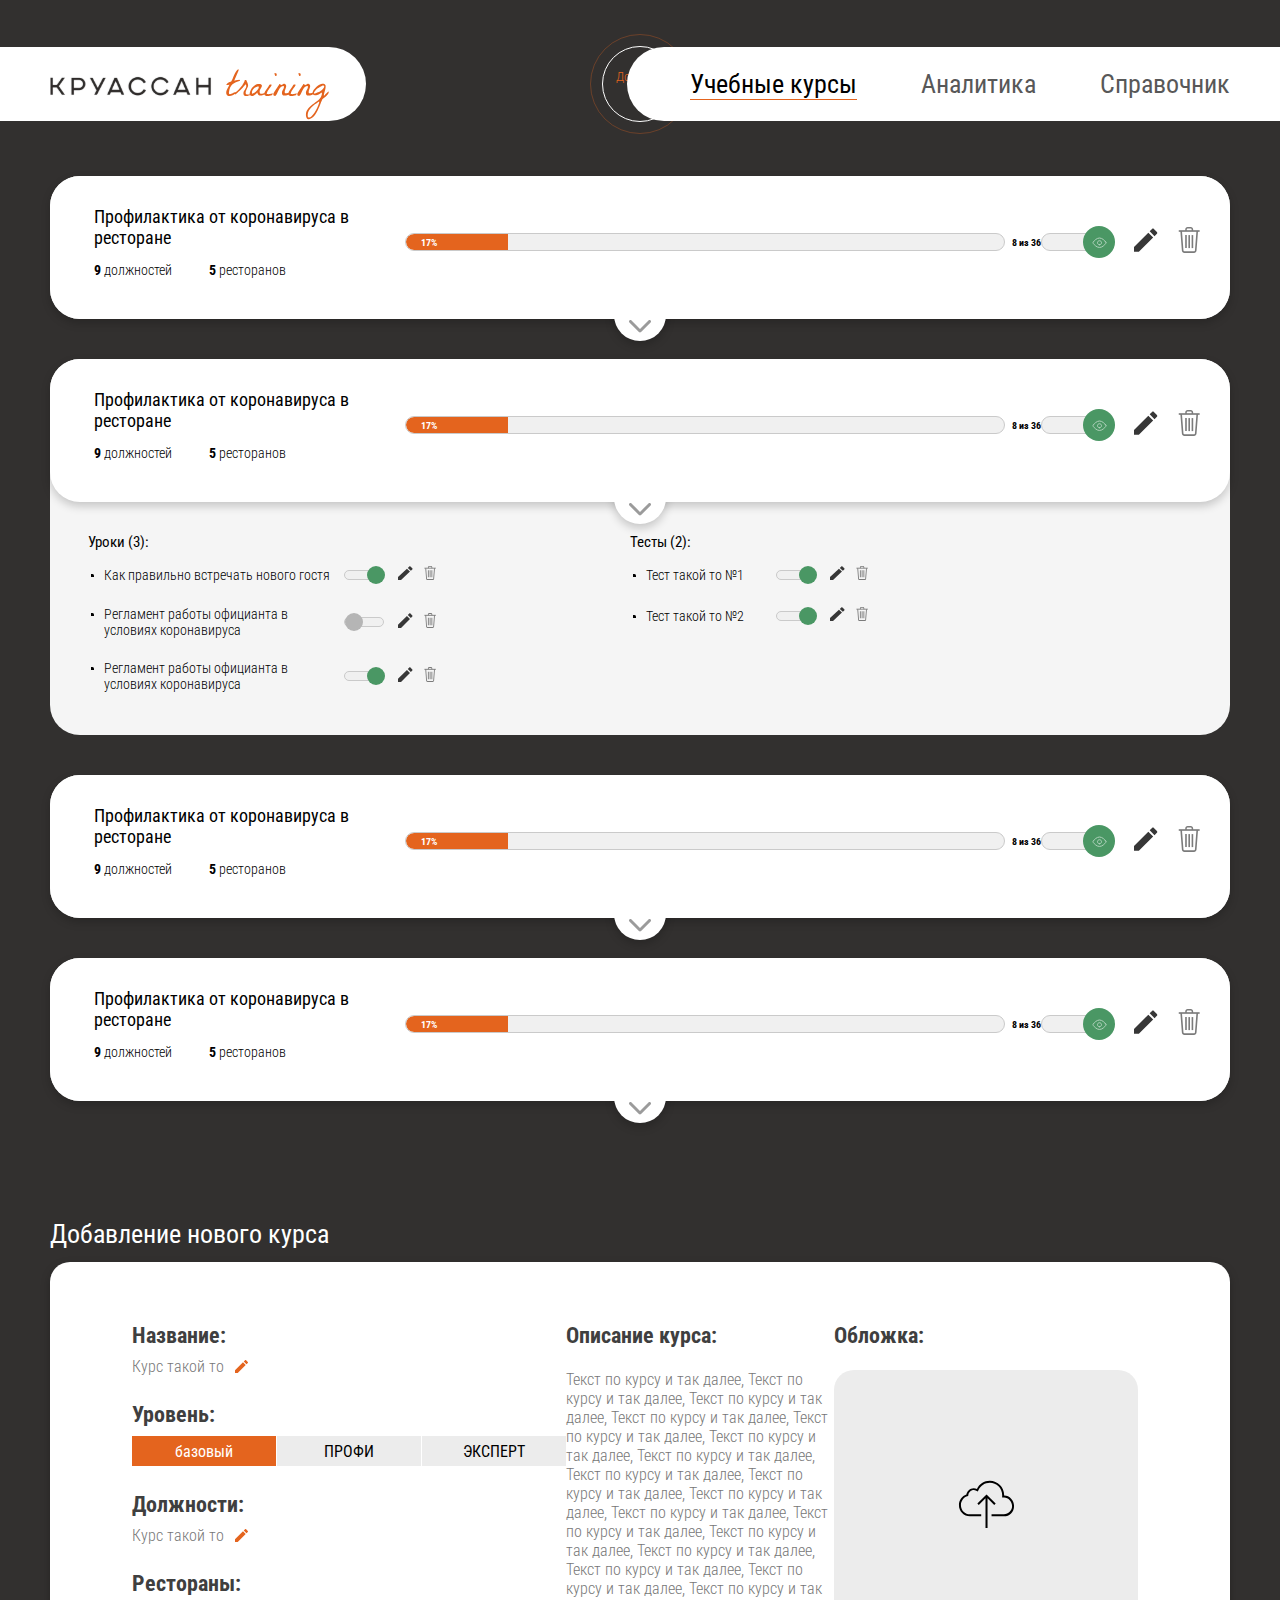
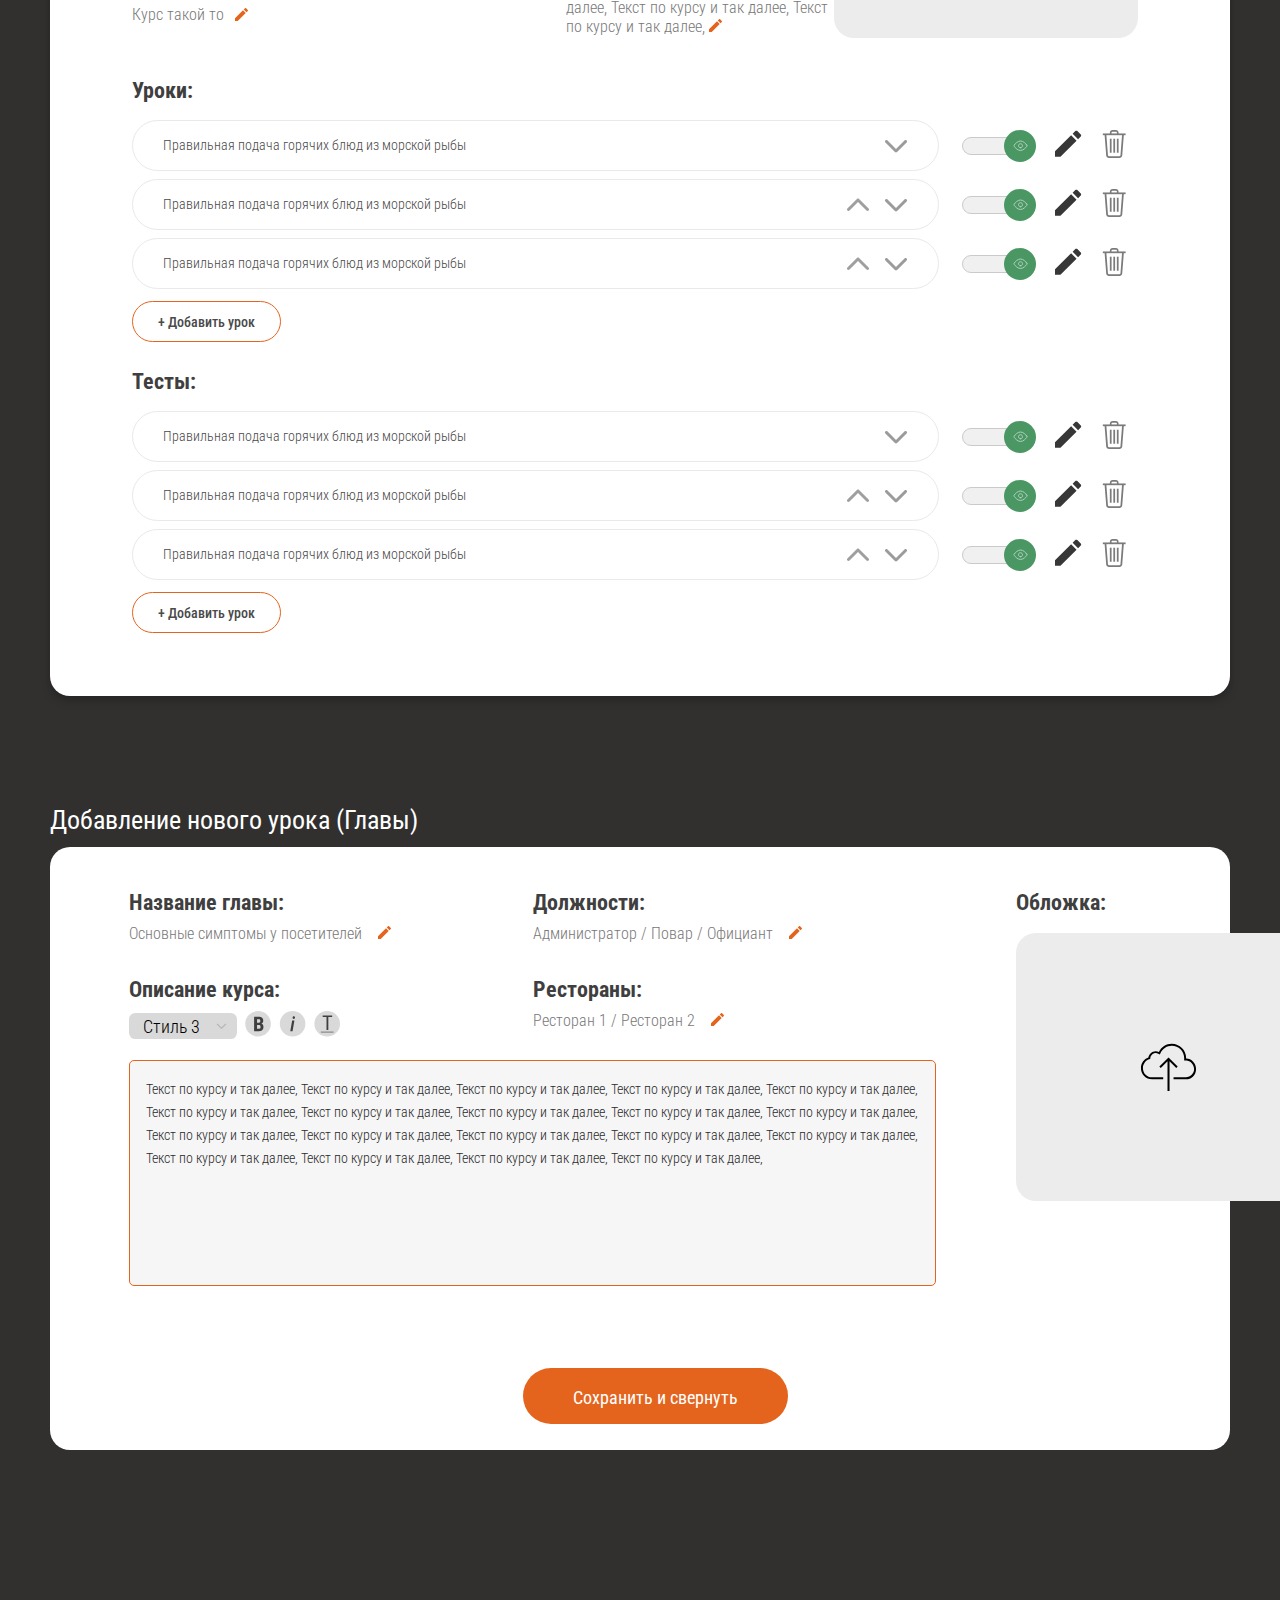
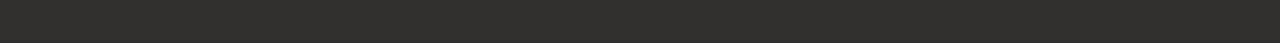
<file: index.html>
<!DOCTYPE html>
<html lang="en">
<head>
    <meta charset="UTF-8">
    <meta name="viewport" content="width=device-width, initial-scale=1.0">
    <title>КРУАССАН-training</title>

    <!-- CSS link -->
    <link rel="stylesheet" href="./css/style.css">
</head>
<body>
    
    <div class="wrapper">

        <!-- Header -->
        <header class="header">
            <div class="main_container header__container">
                <a href="/" class="header__logo">
                    <img src="./images/logo.svg" alt="">
                </a>
                <a href="#" class="add_btn">Добавить курс</a>
                <ul class="header__nav">
                    <li>
                        <a href="#" class="active">Учебные курсы</a>
                    </li>
                    <li>
                        <a href="#">Аналитика</a>
                    </li>
                    <li>
                        <a href="#">Справочник</a>
                    </li>
                </ul>
            </div>
        </header>
        <!-- Header end -->

        <main>

            <!-- Home -->
            <section class="home">
                <div class="main_container home__container">
                    <div class="accordion">
                        <div class="accordion_head">
                            <div class="accordion_head__content">
                                <h3>Профилактика от коронавируса в ресторане</h3>
                                <ul>
                                    <li><span>9</span> должностей</li>
                                    <li><span>5</span> ресторанов</li>
                                </ul>
                            </div>
                            <div class="accordion_head__progress">
                                <div class="line_wrap">
                                    17%
                                    <span class="line" style="width: 17%;"></span>
                                </div>
                                <p>8 из 36</p>
                            </div>
                            <div class="accordion_head__settings">
                                <div class="checkbox">
                                    <input type="checkbox" checked name="" id="">
                                    <div class="checkbox_icon">
                                        <img src="./images/eye-icon.svg" alt="">
                                    </div>
                                </div>
                                <a href="#" class="edit-icon">
                                    <img src="./images/pen-icon.svg" alt="">
                                </a>
                                <a href="#">
                                    <img src="./images/delete-icon.svg" alt="">
                                </a>
                            </div>
                            <button class="accordion_head__btn">
                                <img src="./images/arrow-down.svg" alt="">
                            </button>
                        </div>
                        <div class="accordion_body__wrap">
                            <div class="accordion_body">
                                <div class="body_item">
                                    <h3>Уроки (3):</h3>
                                    <ul>
                                        <li>
                                            <p>Как правильно встречать нового гостя</p>
                                            <div class="action">
                                                <div class="checkbox">
                                                    <input type="checkbox" checked name="" id="">
                                                    <div class="checkbox_icon">
                                                        <img src="./images/eye-icon.svg" alt="">
                                                    </div>
                                                </div>
                                                <a href="#" class="edit-icon">
                                                    <img src="./images/pen-icon.svg" alt="">
                                                </a>
                                                <a href="#" class="delete-icon">
                                                    <img src="./images/delete-icon.svg" alt="">
                                                </a>
                                            </div>
                                        </li>
                                        <li>
                                            <p>Регламент работы официанта в условиях коронавируса</p>
                                            <div class="action">
                                                <div class="checkbox">
                                                    <input type="checkbox" name="" id="">
                                                    <div class="checkbox_icon">
                                                        <img src="./images/eye-icon.svg" alt="">
                                                    </div>
                                                </div>
                                                <a href="#" class="edit-icon">
                                                    <img src="./images/pen-icon.svg" alt="">
                                                </a>
                                                <a href="#" class="delete-icon">
                                                    <img src="./images/delete-icon.svg" alt="">
                                                </a>
                                            </div>
                                        </li>
                                        <li>
                                            <p>Регламент работы официанта в условиях коронавируса</p>
                                            <div class="action">
                                                <div class="checkbox">
                                                    <input type="checkbox" checked name="" id="">
                                                    <div class="checkbox_icon">
                                                        <img src="./images/eye-icon.svg" alt="">
                                                    </div>
                                                </div>
                                                <a href="#" class="edit-icon">
                                                    <img src="./images/pen-icon.svg" alt="">
                                                </a>
                                                <a href="#" class="delete-icon">
                                                    <img src="./images/delete-icon.svg" alt="">
                                                </a>
                                            </div>
                                        </li>
                                    </ul>
                                </div>
                                <div class="body_item">
                                    <h3>Тесты (2):</h3>
                                    <ul>
                                        <li>
                                            <p>Тест такой то №1</p>
                                            <div class="action">
                                                <div class="checkbox">
                                                    <input type="checkbox" checked name="" id="">
                                                    <div class="checkbox_icon">
                                                        <img src="./images/eye-icon.svg" alt="">
                                                    </div>
                                                </div>
                                                <a href="#" class="edit-icon">
                                                    <img src="./images/pen-icon.svg" alt="">
                                                </a>
                                                <a href="#" class="delete-icon">
                                                    <img src="./images/delete-icon.svg" alt="">
                                                </a>
                                            </div>
                                        </li>
                                        <li>
                                            <p>Тест такой то №2</p>
                                            <div class="action">
                                                <div class="checkbox">
                                                    <input type="checkbox" checked name="" id="">
                                                    <div class="checkbox_icon">
                                                        <img src="./images/eye-icon.svg" alt="">
                                                    </div>
                                                </div>
                                                <a href="#" class="edit-icon">
                                                    <img src="./images/pen-icon.svg" alt="">
                                                </a>
                                                <a href="#" class="delete-icon">
                                                    <img src="./images/delete-icon.svg" alt="">
                                                </a>
                                            </div>
                                        </li>
                                    </ul>
                                </div>
                            </div>
                        </div>
                    </div>
                    <div class="accordion active">
                        <div class="accordion_head">
                            <div class="accordion_head__content">
                                <h3>Профилактика от коронавируса в ресторане</h3>
                                <ul>
                                    <li><span>9</span> должностей</li>
                                    <li><span>5</span> ресторанов</li>
                                </ul>
                            </div>
                            <div class="accordion_head__progress">
                                <div class="line_wrap">
                                    17%
                                    <span class="line" style="width: 17%;"></span>
                                </div>
                                <p>8 из 36</p>
                            </div>
                            <div class="accordion_head__settings">
                                <div class="checkbox">
                                    <input type="checkbox" checked name="" id="">
                                    <div class="checkbox_icon">
                                        <img src="./images/eye-icon.svg" alt="">
                                    </div>
                                </div>
                                <a href="#" class="edit-icon">
                                    <img src="./images/pen-icon.svg" alt="">
                                </a>
                                <a href="#">
                                    <img src="./images/delete-icon.svg" alt="">
                                </a>
                            </div>
                            <button class="accordion_head__btn">
                                <img src="./images/arrow-down.svg" alt="">
                            </button>
                        </div>
                        <div class="accordion_body__wrap">
                            <div class="accordion_body">
                                <div class="body_item">
                                    <h3>Уроки (3):</h3>
                                    <ul>
                                        <li>
                                            <p>Как правильно встречать нового гостя</p>
                                            <div class="action">
                                                <div class="checkbox">
                                                    <input type="checkbox" checked name="" id="">
                                                    <div class="checkbox_icon">
                                                        <img src="./images/eye-icon.svg" alt="">
                                                    </div>
                                                </div>
                                                <a href="#" class="edit-icon">
                                                    <img src="./images/pen-icon.svg" alt="">
                                                </a>
                                                <a href="#" class="delete-icon">
                                                    <img src="./images/delete-icon.svg" alt="">
                                                </a>
                                            </div>
                                        </li>
                                        <li>
                                            <p>Регламент работы официанта в условиях коронавируса</p>
                                            <div class="action">
                                                <div class="checkbox">
                                                    <input type="checkbox" name="" id="">
                                                    <div class="checkbox_icon">
                                                        <img src="./images/eye-icon.svg" alt="">
                                                    </div>
                                                </div>
                                                <a href="#" class="edit-icon">
                                                    <img src="./images/pen-icon.svg" alt="">
                                                </a>
                                                <a href="#" class="delete-icon">
                                                    <img src="./images/delete-icon.svg" alt="">
                                                </a>
                                            </div>
                                        </li>
                                        <li>
                                            <p>Регламент работы официанта в условиях коронавируса</p>
                                            <div class="action">
                                                <div class="checkbox">
                                                    <input type="checkbox" checked name="" id="">
                                                    <div class="checkbox_icon">
                                                        <img src="./images/eye-icon.svg" alt="">
                                                    </div>
                                                </div>
                                                <a href="#" class="edit-icon">
                                                    <img src="./images/pen-icon.svg" alt="">
                                                </a>
                                                <a href="#" class="delete-icon">
                                                    <img src="./images/delete-icon.svg" alt="">
                                                </a>
                                            </div>
                                        </li>
                                    </ul>
                                </div>
                                <div class="body_item">
                                    <h3>Тесты (2):</h3>
                                    <ul>
                                        <li>
                                            <p>Тест такой то №1</p>
                                            <div class="action">
                                                <div class="checkbox">
                                                    <input type="checkbox" checked name="" id="">
                                                    <div class="checkbox_icon">
                                                        <img src="./images/eye-icon.svg" alt="">
                                                    </div>
                                                </div>
                                                <a href="#" class="edit-icon">
                                                    <img src="./images/pen-icon.svg" alt="">
                                                </a>
                                                <a href="#" class="delete-icon">
                                                    <img src="./images/delete-icon.svg" alt="">
                                                </a>
                                            </div>
                                        </li>
                                        <li>
                                            <p>Тест такой то №2</p>
                                            <div class="action">
                                                <div class="checkbox">
                                                    <input type="checkbox" checked name="" id="">
                                                    <div class="checkbox_icon">
                                                        <img src="./images/eye-icon.svg" alt="">
                                                    </div>
                                                </div>
                                                <a href="#" class="edit-icon">
                                                    <img src="./images/pen-icon.svg" alt="">
                                                </a>
                                                <a href="#" class="delete-icon">
                                                    <img src="./images/delete-icon.svg" alt="">
                                                </a>
                                            </div>
                                        </li>
                                    </ul>
                                </div>
                            </div>
                        </div>
                    </div>
                    <div class="accordion">
                        <div class="accordion_head">
                            <div class="accordion_head__content">
                                <h3>Профилактика от коронавируса в ресторане</h3>
                                <ul>
                                    <li><span>9</span> должностей</li>
                                    <li><span>5</span> ресторанов</li>
                                </ul>
                            </div>
                            <div class="accordion_head__progress">
                                <div class="line_wrap">
                                    17%
                                    <span class="line" style="width: 17%;"></span>
                                </div>
                                <p>8 из 36</p>
                            </div>
                            <div class="accordion_head__settings">
                                <div class="checkbox">
                                    <input type="checkbox" checked name="" id="">
                                    <div class="checkbox_icon">
                                        <img src="./images/eye-icon.svg" alt="">
                                    </div>
                                </div>
                                <a href="#" class="edit-icon">
                                    <img src="./images/pen-icon.svg" alt="">
                                </a>
                                <a href="#">
                                    <img src="./images/delete-icon.svg" alt="">
                                </a>
                            </div>
                            <button class="accordion_head__btn">
                                <img src="./images/arrow-down.svg" alt="">
                            </button>
                        </div>
                        <div class="accordion_body__wrap">
                            <div class="accordion_body">
                                <div class="body_item">
                                    <h3>Уроки (3):</h3>
                                    <ul>
                                        <li>
                                            <p>Как правильно встречать нового гостя</p>
                                            <div class="action">
                                                <div class="checkbox">
                                                    <input type="checkbox" checked name="" id="">
                                                    <div class="checkbox_icon">
                                                        <img src="./images/eye-icon.svg" alt="">
                                                    </div>
                                                </div>
                                                <a href="#" class="edit-icon">
                                                    <img src="./images/pen-icon.svg" alt="">
                                                </a>
                                                <a href="#" class="delete-icon">
                                                    <img src="./images/delete-icon.svg" alt="">
                                                </a>
                                            </div>
                                        </li>
                                        <li>
                                            <p>Регламент работы официанта в условиях коронавируса</p>
                                            <div class="action">
                                                <div class="checkbox">
                                                    <input type="checkbox" name="" id="">
                                                    <div class="checkbox_icon">
                                                        <img src="./images/eye-icon.svg" alt="">
                                                    </div>
                                                </div>
                                                <a href="#" class="edit-icon">
                                                    <img src="./images/pen-icon.svg" alt="">
                                                </a>
                                                <a href="#" class="delete-icon">
                                                    <img src="./images/delete-icon.svg" alt="">
                                                </a>
                                            </div>
                                        </li>
                                        <li>
                                            <p>Регламент работы официанта в условиях коронавируса</p>
                                            <div class="action">
                                                <div class="checkbox">
                                                    <input type="checkbox" checked name="" id="">
                                                    <div class="checkbox_icon">
                                                        <img src="./images/eye-icon.svg" alt="">
                                                    </div>
                                                </div>
                                                <a href="#" class="edit-icon">
                                                    <img src="./images/pen-icon.svg" alt="">
                                                </a>
                                                <a href="#" class="delete-icon">
                                                    <img src="./images/delete-icon.svg" alt="">
                                                </a>
                                            </div>
                                        </li>
                                    </ul>
                                </div>
                                <div class="body_item">
                                    <h3>Тесты (2):</h3>
                                    <ul>
                                        <li>
                                            <p>Тест такой то №1</p>
                                            <div class="action">
                                                <div class="checkbox">
                                                    <input type="checkbox" checked name="" id="">
                                                    <div class="checkbox_icon">
                                                        <img src="./images/eye-icon.svg" alt="">
                                                    </div>
                                                </div>
                                                <a href="#" class="edit-icon">
                                                    <img src="./images/pen-icon.svg" alt="">
                                                </a>
                                                <a href="#" class="delete-icon">
                                                    <img src="./images/delete-icon.svg" alt="">
                                                </a>
                                            </div>
                                        </li>
                                        <li>
                                            <p>Тест такой то №2</p>
                                            <div class="action">
                                                <div class="checkbox">
                                                    <input type="checkbox" checked name="" id="">
                                                    <div class="checkbox_icon">
                                                        <img src="./images/eye-icon.svg" alt="">
                                                    </div>
                                                </div>
                                                <a href="#" class="edit-icon">
                                                    <img src="./images/pen-icon.svg" alt="">
                                                </a>
                                                <a href="#" class="delete-icon">
                                                    <img src="./images/delete-icon.svg" alt="">
                                                </a>
                                            </div>
                                        </li>
                                    </ul>
                                </div>
                            </div>
                        </div>
                    </div>
                    <div class="accordion">
                        <div class="accordion_head">
                            <div class="accordion_head__content">
                                <h3>Профилактика от коронавируса в ресторане</h3>
                                <ul>
                                    <li><span>9</span> должностей</li>
                                    <li><span>5</span> ресторанов</li>
                                </ul>
                            </div>
                            <div class="accordion_head__progress">
                                <div class="line_wrap">
                                    17%
                                    <span class="line" style="width: 17%;"></span>
                                </div>
                                <p>8 из 36</p>
                            </div>
                            <div class="accordion_head__settings">
                                <div class="checkbox">
                                    <input type="checkbox" checked name="" id="">
                                    <div class="checkbox_icon">
                                        <img src="./images/eye-icon.svg" alt="">
                                    </div>
                                </div>
                                <a href="#" class="edit-icon">
                                    <img src="./images/pen-icon.svg" alt="">
                                </a>
                                <a href="#">
                                    <img src="./images/delete-icon.svg" alt="">
                                </a>
                            </div>
                            <button class="accordion_head__btn">
                                <img src="./images/arrow-down.svg" alt="">
                            </button>
                        </div>
                        <div class="accordion_body__wrap">
                            <div class="accordion_body">
                                <div class="body_item">
                                    <h3>Уроки (3):</h3>
                                    <ul>
                                        <li>
                                            <p>Как правильно встречать нового гостя</p>
                                            <div class="action">
                                                <div class="checkbox">
                                                    <input type="checkbox" checked name="" id="">
                                                    <div class="checkbox_icon">
                                                        <img src="./images/eye-icon.svg" alt="">
                                                    </div>
                                                </div>
                                                <a href="#" class="edit-icon">
                                                    <img src="./images/pen-icon.svg" alt="">
                                                </a>
                                                <a href="#" class="delete-icon">
                                                    <img src="./images/delete-icon.svg" alt="">
                                                </a>
                                            </div>
                                        </li>
                                        <li>
                                            <p>Регламент работы официанта в условиях коронавируса</p>
                                            <div class="action">
                                                <div class="checkbox">
                                                    <input type="checkbox" name="" id="">
                                                    <div class="checkbox_icon">
                                                        <img src="./images/eye-icon.svg" alt="">
                                                    </div>
                                                </div>
                                                <a href="#" class="edit-icon">
                                                    <img src="./images/pen-icon.svg" alt="">
                                                </a>
                                                <a href="#" class="delete-icon">
                                                    <img src="./images/delete-icon.svg" alt="">
                                                </a>
                                            </div>
                                        </li>
                                        <li>
                                            <p>Регламент работы официанта в условиях коронавируса</p>
                                            <div class="action">
                                                <div class="checkbox">
                                                    <input type="checkbox" checked name="" id="">
                                                    <div class="checkbox_icon">
                                                        <img src="./images/eye-icon.svg" alt="">
                                                    </div>
                                                </div>
                                                <a href="#" class="edit-icon">
                                                    <img src="./images/pen-icon.svg" alt="">
                                                </a>
                                                <a href="#" class="delete-icon">
                                                    <img src="./images/delete-icon.svg" alt="">
                                                </a>
                                            </div>
                                        </li>
                                    </ul>
                                </div>
                                <div class="body_item">
                                    <h3>Тесты (2):</h3>
                                    <ul>
                                        <li>
                                            <p>Тест такой то №1</p>
                                            <div class="action">
                                                <div class="checkbox">
                                                    <input type="checkbox" checked name="" id="">
                                                    <div class="checkbox_icon">
                                                        <img src="./images/eye-icon.svg" alt="">
                                                    </div>
                                                </div>
                                                <a href="#" class="edit-icon">
                                                    <img src="./images/pen-icon.svg" alt="">
                                                </a>
                                                <a href="#" class="delete-icon">
                                                    <img src="./images/delete-icon.svg" alt="">
                                                </a>
                                            </div>
                                        </li>
                                        <li>
                                            <p>Тест такой то №2</p>
                                            <div class="action">
                                                <div class="checkbox">
                                                    <input type="checkbox" checked name="" id="">
                                                    <div class="checkbox_icon">
                                                        <img src="./images/eye-icon.svg" alt="">
                                                    </div>
                                                </div>
                                                <a href="#" class="edit-icon">
                                                    <img src="./images/pen-icon.svg" alt="">
                                                </a>
                                                <a href="#" class="delete-icon">
                                                    <img src="./images/delete-icon.svg" alt="">
                                                </a>
                                            </div>
                                        </li>
                                    </ul>
                                </div>
                            </div>
                        </div>
                    </div>
                </div>
            </section>
            <!-- Home end -->

            <!-- Course -->
            <section class="course">
                <div class="main_container">
                    <h2 class="course__title">Добавление нового курса</h2>
                    <div class="course__content">
                        <div class="course__content_head">
                            <ul>
                                <li>
                                    <h3>Название:</h3>
                                    <p>
                                        <span>Курс такой то</span>
                                        <img src="./images/pen-red.svg" alt="">
                                    </p>
                                </li>
                                <li>
                                    <h3>Уровень:</h3>
                                    <div class="form_radio">
                                        <label for="radio1">
                                            <input type="radio" checked name="базовый" value="базовый" id="radio1">
                                            <span>базовый</span>
                                        </label>
                                        <label for="radio2">
                                            <input type="radio" name="базовый" value="ПРОФИ" id="radio2">
                                            <span>ПРОФИ</span>
                                        </label>
                                        <label for="radio3">
                                            <input type="radio" name="базовый" value="ЭКСПЕРТ" id="radio3">
                                            <span>ЭКСПЕРТ</span>
                                        </label>
                                    </div>
                                </li>
                                <li>
                                    <h3>Должности:</h3>
                                    <p>
                                        <span>Курс такой то</span>
                                        <img src="./images/pen-red.svg" alt="">
                                    </p>
                                </li>
                                <li>
                                    <h3>Рестораны:</h3>
                                    <p>
                                        <span>Курс такой то</span>
                                        <img src="./images/pen-red.svg" alt="">
                                    </p>
                                </li>
                            </ul>
                            <div class="texts">
                                <h3>Описание курса:</h3>
                                <p>
                                    Текст по курсу и так далее, Текст по курсу и так далее, Текст по курсу и так далее, Текст по курсу и так далее, Текст по курсу и так далее, Текст по курсу и так далее, Текст по курсу и так далее, Текст по курсу и так далее, Текст по курсу и так далее, Текст по курсу и так далее, Текст по курсу и так далее, Текст по курсу и так далее, Текст по курсу и так далее, Текст по курсу и так далее, Текст по курсу и так далее, Текст по курсу и так далее, Текст по курсу и так далее, Текст по курсу и так далее, Текст по курсу и так далее,
                                    <button>
                                        <img src="./images/pen-red.svg" alt="">
                                    </button>
                                </p>
                            </div>
                            <div class="select_file__wrap">
                                <h3>Обложка:</h3>
                                <label class="select_file" for="file">
                                    <input type="file" name="" id="file">
                                    <img src="./images/cloud.svg" alt="">
                                </label>
                            </div>
                        </div>

                        <!-- Lesson -->
                        <div class="course_item">
                            <h3>Уроки:</h3>
                            <ul>
                                <li>
                                    <div class="course_item__text">
                                        <span>Правильная подача горячих блюд из морской рыбы</span>
                                        <div class="icons">
                                            <img src="./images/arrow-down.svg" alt="">
                                        </div>
                                    </div>
                                    <div class="checkbox">
                                        <input type="checkbox" checked name="" id="">
                                        <div class="checkbox_icon">
                                            <img src="./images/eye-icon.svg" alt="">
                                        </div>
                                    </div>
                                    <a href="#" class="pen-icon">
                                        <img src="./images/pen-icon.svg" alt="">
                                    </a>
                                    <a href="#" class="delete-icon">
                                        <img src="./images/delete-icon.svg" alt="">
                                    </a>
                                </li>
                                <li>
                                    <div class="course_item__text">
                                        <span>Правильная подача горячих блюд из морской рыбы</span>
                                        <div class="icons">
                                            <img src="./images/arrow-up.svg" alt="">
                                            <img src="./images/arrow-down.svg" alt="">
                                        </div>
                                    </div>
                                    <div class="checkbox">
                                        <input type="checkbox" checked name="" id="">
                                        <div class="checkbox_icon">
                                            <img src="./images/eye-icon.svg" alt="">
                                        </div>
                                    </div>
                                    <a href="#" class="pen-icon">
                                        <img src="./images/pen-icon.svg" alt="">
                                    </a>
                                    <a href="#" class="delete-icon">
                                        <img src="./images/delete-icon.svg" alt="">
                                    </a>
                                </li>
                                <li>
                                    <div class="course_item__text">
                                        <span>Правильная подача горячих блюд из морской рыбы</span>
                                        <div class="icons">
                                            <img src="./images/arrow-up.svg" alt="">
                                            <img src="./images/arrow-down.svg" alt="">
                                        </div>
                                    </div>
                                    <div class="checkbox">
                                        <input type="checkbox" checked name="" id="">
                                        <div class="checkbox_icon">
                                            <img src="./images/eye-icon.svg" alt="">
                                        </div>
                                    </div>
                                    <a href="#" class="pen-icon">
                                        <img src="./images/pen-icon.svg" alt="">
                                    </a>
                                    <a href="#" class="delete-icon">
                                        <img src="./images/delete-icon.svg" alt="">
                                    </a>
                                </li>
                            </ul>
                            <button class="add_btn moda__open">+ Добавить урок</button>
                        </div>
                        <!-- Lesson end -->
                        
                        <!-- Test -->
                        <div class="course_item">
                            <h3>Тесты:</h3>
                            <ul>
                                <li>
                                    <div class="course_item__text">
                                        <span>Правильная подача горячих блюд из морской рыбы</span>
                                        <div class="icons">
                                            <img src="./images/arrow-down.svg" alt="">
                                        </div>
                                    </div>
                                    <div class="checkbox">
                                        <input type="checkbox" checked name="" id="">
                                        <div class="checkbox_icon">
                                            <img src="./images/eye-icon.svg" alt="">
                                        </div>
                                    </div>
                                    <a href="#" class="pen-icon">
                                        <img src="./images/pen-icon.svg" alt="">
                                    </a>
                                    <a href="#" class="delete-icon">
                                        <img src="./images/delete-icon.svg" alt="">
                                    </a>
                                </li>
                                <li>
                                    <div class="course_item__text">
                                        <span>Правильная подача горячих блюд из морской рыбы</span>
                                        <div class="icons">
                                            <img src="./images/arrow-up.svg" alt="">
                                            <img src="./images/arrow-down.svg" alt="">
                                        </div>
                                    </div>
                                    <div class="checkbox">
                                        <input type="checkbox" checked name="" id="">
                                        <div class="checkbox_icon">
                                            <img src="./images/eye-icon.svg" alt="">
                                        </div>
                                    </div>
                                    <a href="#" class="pen-icon">
                                        <img src="./images/pen-icon.svg" alt="">
                                    </a>
                                    <a href="#" class="delete-icon">
                                        <img src="./images/delete-icon.svg" alt="">
                                    </a>
                                </li>
                                <li>
                                    <div class="course_item__text">
                                        <span>Правильная подача горячих блюд из морской рыбы</span>
                                        <div class="icons">
                                            <img src="./images/arrow-up.svg" alt="">
                                            <img src="./images/arrow-down.svg" alt="">
                                        </div>
                                    </div>
                                    <div class="checkbox">
                                        <input type="checkbox" checked name="" id="">
                                        <div class="checkbox_icon">
                                            <img src="./images/eye-icon.svg" alt="">
                                        </div>
                                    </div>
                                    <a href="#" class="pen-icon">
                                        <img src="./images/pen-icon.svg" alt="">
                                    </a>
                                    <a href="#" class="delete-icon">
                                        <img src="./images/delete-icon.svg" alt="">
                                    </a>
                                </li>
                            </ul>
                            <button class="add_btn moda__open">+ Добавить урок</button>
                        </div>
                        <!-- Test end -->
                    </div>
                </div>
            </section>
            <!-- Course end -->

            <!-- Lesson -->
            <section class="lesson">
                <div class="main_container">
                    <h2 class="lesson__title">Добавление нового урока (Главы)</h2>
                    <div class="lesson__content_wrap">
                        <div class="lesson__content">
                            <div class="lesson__form">
                                <div class="lesson__left">
                                    <div class="lesson__left_datas">
                                        <div class="form_control">
                                            <h3>Название главы:</h3>
                                            <p>
                                                <span>Основные симптомы у посетителей</span>
                                                <a href="#">
                                                    <img src="./images/pen-red.svg" alt="">
                                                </a>
                                            </p>
                                        </div>
                                        <div class="form_control">
                                            <h3>Описание курса:</h3>
                                            <div class="form_control__settings">
                                                <select name="" id="">
                                                    <option value="Стиль 1">Стиль 1</option>
                                                    <option value="Стиль 2">Стиль 2</option>
                                                    <option value="Стиль 3" selected>Стиль 3</option>
                                                    <option value="Стиль 4">Стиль 4</option>
                                                    <option value="Стиль 5">Стиль 5</option>
                                                </select>
                                                <button>
                                                    <img src="./images/b-icon.svg" alt="">
                                                </button>
                                                <button>
                                                    <img src="./images/i-icon.svg" alt="">
                                                </button>
                                                <button>
                                                    <img src="./images/t-icon.svg" alt="">
                                                </button>
                                            </div>
                                        </div>
                                    </div>
                                    <div class="lesson__left_datas">
                                        <div class="form_control">
                                            <h3>Должности:</h3>
                                            <p>
                                                <span>Администратор / Повар / Официант</span>
                                                <a href="#">
                                                    <img src="./images/pen-red.svg" alt="">
                                                </a>
                                            </p>
                                        </div>
                                        <div class="form_control">
                                            <h3>Рестораны:</h3>
                                            <p>
                                                <span>Ресторан 1 / Ресторан 2</span>
                                                <a href="#">
                                                    <img src="./images/pen-red.svg" alt="">
                                                </a>
                                            </p>
                                        </div>
                                    </div>
                                    <div class="lesson__left_text">
                                        Текст по курсу и так далее, Текст по курсу и так далее, Текст по курсу и так далее, Текст по курсу и так далее, Текст по курсу и так далее, Текст по курсу и так далее, Текст по курсу и так далее, Текст по курсу и так далее, Текст по курсу и так далее, Текст по курсу и так далее, Текст по курсу и так далее, Текст по курсу и так далее, Текст по курсу и так далее, Текст по курсу и так далее, Текст по курсу и так далее, Текст по курсу и так далее, Текст по курсу и так далее, Текст по курсу и так далее, Текст по курсу и так далее, 
                                    </div>
                                </div>
                                <div class="lesson__right">
                                    <h3>Обложка:</h3>
                                    <label class="select_file" for="file">
                                        <input type="file" id="file">
                                        <img src="./images/cloud.svg" alt="">
                                    </label>
                                </div>
                            </div>
                            <div class="lesson__action">
                                <button class="copy-icon">
                                    <img src="./images/copy-icon.svg" alt="">
                                </button>
                                <div class="checkbox">
                                    <input type="checkbox" checked name="" id="">
                                    <div class="checkbox_icon">
                                        <img src="./images/eye-icon.svg" alt="">
                                    </div>
                                </div>
                                <a href="#" class="edit-icon">
                                    <img src="./images/pen-icon.svg" alt="">
                                </a>
                                <a href="#" class="delete-icon">
                                    <img src="./images/delete-icon.svg" alt="">
                                </a>
                            </div>
                        </div>
                        <div class="lesson__btn">
                            <button class="btn_orange">Сохранить и свернуть</button>
                        </div>
                    </div>
                </div>
            </section>
            <!-- Lesson end -->

        </main>

    </div>

</body>
</html>
</file>
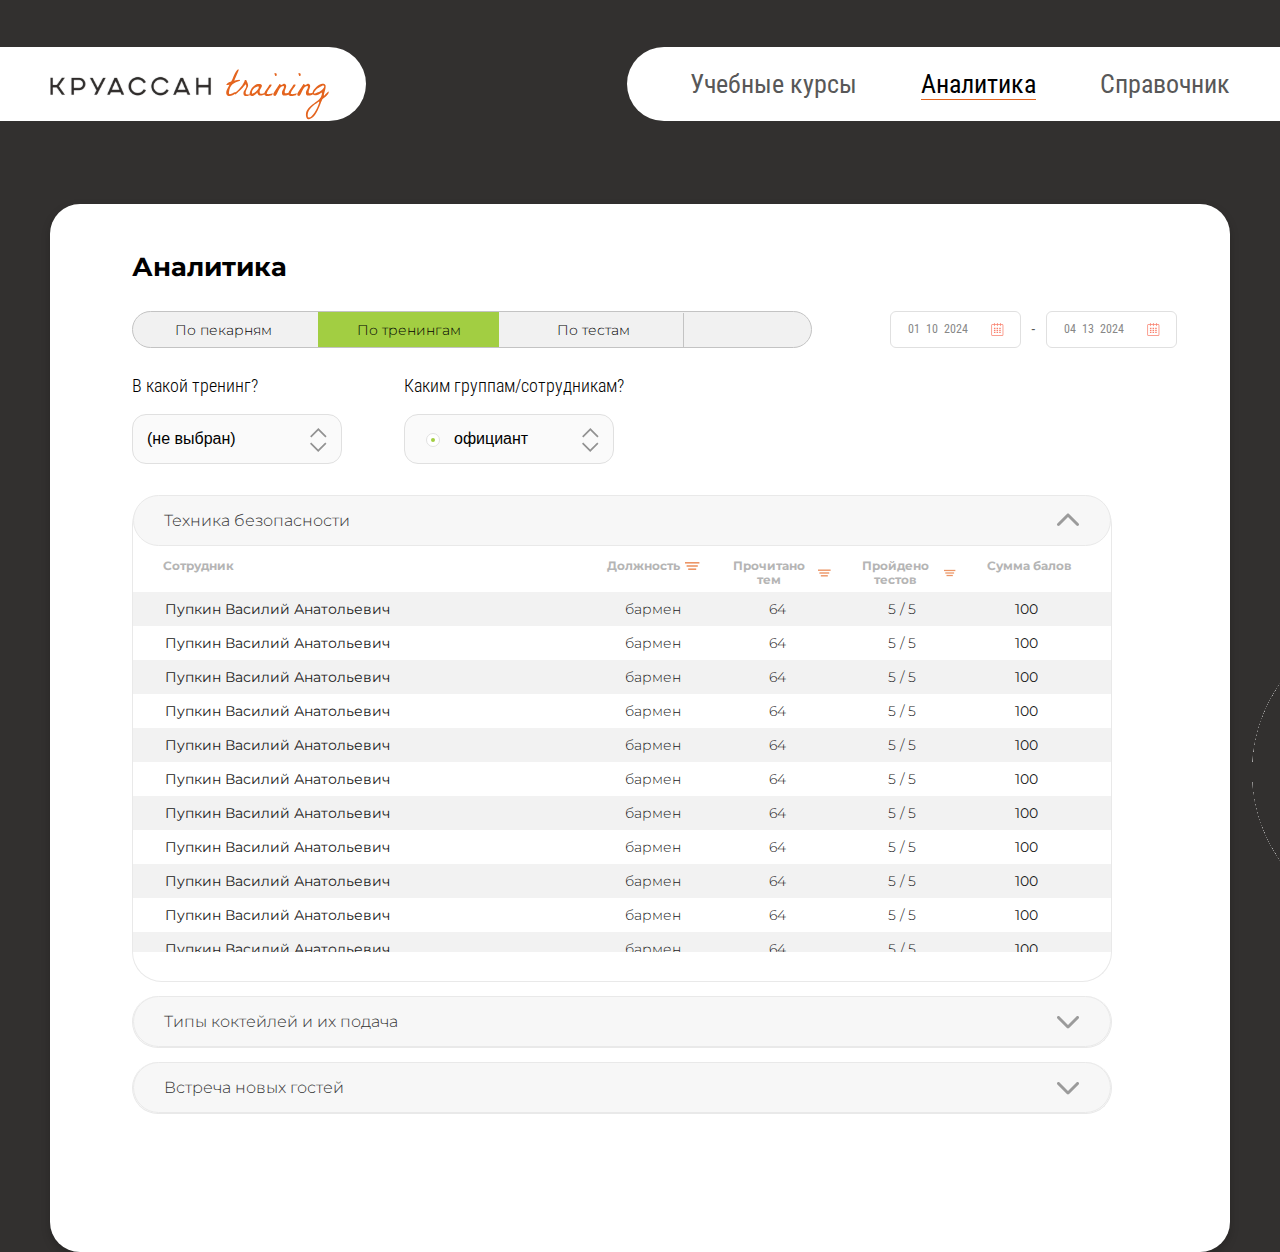
<file: about-trainings.html>
<!DOCTYPE html>
<html lang="en">
<head>
    <meta charset="UTF-8">
    <meta name="viewport" content="width=device-width, initial-scale=1.0">
    <title>КРУАССАН-training</title>

    <!-- CSS link -->
    <link rel="stylesheet" href="./css/style.css">
</head>
<body>

    <div class="wrapper">

        <!-- Header -->
        <header class="header">
            <div class="main_container header__container">
                <a href="/" class="header__logo">
                    <img src="./images/logo.svg" alt="">
                </a>
                <ul class="header__nav">
                    <li>
                        <a href="#">Учебные курсы</a>
                    </li>
                    <li>
                        <a href="#" class="active">Аналитика</a>
                    </li>
                    <li>
                        <a href="#">Справочник</a>
                    </li>
                </ul>
            </div>
        </header>
        <!-- Header end -->

        <!-- modal -->
        <div class="about_modal">
          <div class="modal_in">
            <button class="modal_close">
              <img src="./images/modal_close.svg" alt="">
            </button>
            <h6>
              Выбрать должности:
            </h6>
            <div class="modal_in_checkbox">
              <div class="checkbox-container">
                <input type="checkbox" id="checkbox1" class="custom-checkbox">
                <label for="checkbox1">
                  <span>
                    Руководитель
                  </span>
                </label>
              </div>
              <div class="checkbox-container">
                <input type="checkbox" id="checkbox2" class="custom-checkbox">
                <label for="checkbox2">
                  <span>
                    Директор
                  </span>
                </label>
              </div>
              <div class="checkbox-container">
                <input type="checkbox" id="checkbox3" class="custom-checkbox">
                <label for="checkbox3">
                  <span>
                    Администратор
                  </span>
                </label>
              </div>
              <div class="checkbox-container">
                <input type="checkbox" id="checkbox4" class="custom-checkbox">
                <label for="checkbox4">
                  <span>
                    Официант
                  </span>
                </label>
              </div>
              <div class="checkbox-container">
                <input type="checkbox" id="checkbox5" class="custom-checkbox">
                <label for="checkbox5">
                  <span>
                    Повар
                  </span>
                </label>
              </div>
            </div>
            <p>
              Добавлять и редактировать должности вы можете в разделе <a href="#">
                “справочник”
              </a>
            </p>
          </div>
        </div>
        <!-- modal -->

        <main>

          <section class="analytics">
            <div class="main_container">
              <div class="analytics_in">
                <h3>
                  Аналитика
                </h3>
                <div class="analytics_head">
                  <div class="analytics_head_left">
                    <button>
                      По пекарням
                    </button>
                    <button class="active">
                      По тренингам
                    </button>
                    <button>
                      По тестам
                    </button>
                    <button>
                      По темам
                    </button>
                    <button>
                      Непройденные тесты
                    </button>
                  </div>
                  <div class="analytics_head_right">
                    <input type="date" value="2024-01-10">
                    <span>
                      -
                    </span>
                    <input type="date" value="2024-04-13">
                  </div>
                </div>
                <div class="analytics_select">
                  <div class="analytics_select_block">
                    <span>
                      В какой тренинг?
                    </span>
                    <div class="select">
                      <select name="format" id="format">
                        <option selected disabled>
                          (не выбран)
                        </option>
                          <option value="select1">select1</option>
                          <option value="select2">select2</option>
                          <option value="select3">select3</option>
                          <option value="select4">select4</option>
                          <option value="select5">select5</option>
                      </select>
                    </div>
                  </div>
                  <div class="analytics_select_block">
                    <span>
                      Каким группам/сотрудникам?
                    </span>
                    <div class="select">
                      <svg width="14" height="14" viewBox="0 0 14 14" fill="none" xmlns="http://www.w3.org/2000/svg">
                        <circle cx="7" cy="7" r="6.5" fill="white" stroke="#E0E0E0"/>
                        <circle cx="7" cy="7" r="2" fill="#A2CE42"/>
                      </svg>
                      <select name="format" id="format">
                        <option selected disabled>
                          официант
                        </option>
                          <option value="select1">официант</option>
                          <option value="select2">бармен</option>
                          <option value="select3">повар</option>
                      </select>
                    </div>
                  </div>
                </div>
                <div class="analytics_main_block about_main_block">
                  <div class="analytics_main_block_left">
                    <div class="analytics_accardion active">
                      <button>
                        Техника безопасности
                        <img src="./images/arrow-down.svg" alt="">
                      </button>
                      <ul class="analytics_accardion_content">
                        <li class="analytics_accardion_content_head">
                          <div class="analytics_accardion_content_left about_left">
                            <h4>
                              Сотрудник
                            </h4>
                          </div>
                          <div class="analytics_accardion_content_block">
                            <h4>
                              Должность
                              <svg width="15" height="8" viewBox="0 0 15 8" fill="none" xmlns="http://www.w3.org/2000/svg">
                                <g opacity="0.68">
                                <rect x="3.2002" y="6.40039" width="8" height="1.6" fill="#E4641E"/>
                                <rect x="1.6001" y="3.19922" width="11.2" height="1.6" fill="#E4641E"/>
                                <rect width="14.4" height="1.6" fill="#E4641E"/>
                                </g>
                              </svg>
                            </h4>
                          </div>
                          <div class="analytics_accardion_content_block">
                            <h4>
                              Прочитано тем
                              <svg width="15" height="8" viewBox="0 0 15 8" fill="none" xmlns="http://www.w3.org/2000/svg">
                                <g opacity="0.68">
                                <rect x="3.2002" y="6.40039" width="8" height="1.6" fill="#E4641E"/>
                                <rect x="1.6001" y="3.19922" width="11.2" height="1.6" fill="#E4641E"/>
                                <rect width="14.4" height="1.6" fill="#E4641E"/>
                                </g>
                              </svg>
                            </h4>
                          </div>
                          <div class="analytics_accardion_content_block">
                            <h4>
                              Пройдено тестов
                              <svg width="15" height="8" viewBox="0 0 15 8" fill="none" xmlns="http://www.w3.org/2000/svg">
                                <g opacity="0.68">
                                <rect x="3.2002" y="6.40039" width="8" height="1.6" fill="#E4641E"/>
                                <rect x="1.6001" y="3.19922" width="11.2" height="1.6" fill="#E4641E"/>
                                <rect width="14.4" height="1.6" fill="#E4641E"/>
                                </g>
                              </svg>
                            </h4>
                          </div>
                          <div class="analytics_accardion_content_block">
                            <h4>
                              Сумма балов
                            </h4>
                          </div>
                        </li>
                        <div class="about_content">
                          <li class="analytics_accardion_content_center about_center">
                            <div class="analytics_accardion_content_left">
                              <h6>
                                Пупкин Василий Анатольевич
                              </h6>
                            </div>
                            <div class="analytics_accardion_content_block">
                              <h6>
                                бармен
                              </h6>
                            </div>
                            <div class="analytics_accardion_content_block">
                              <h6>
                                64
                              </h6>
                            </div>
                            <div class="analytics_accardion_content_block">
                              <h6>
                                5 / 5
                              </h6>
                            </div>
                            <div class="analytics_accardion_content_block">
                              <h6>
                                <b>
                                  100
                                </b>
                              </h6>
                            </div>
                          </li>
                          <li class="analytics_accardion_content_center about_center">
                            <div class="analytics_accardion_content_left">
                              <h6>
                                Пупкин Василий Анатольевич
                              </h6>
                            </div>
                            <div class="analytics_accardion_content_block">
                              <h6>
                                бармен
                              </h6>
                            </div>
                            <div class="analytics_accardion_content_block">
                              <h6>
                                64
                              </h6>
                            </div>
                            <div class="analytics_accardion_content_block">
                              <h6>
                                5 / 5
                              </h6>
                            </div>
                            <div class="analytics_accardion_content_block">
                              <h6>
                                <b>
                                  100
                                </b>
                              </h6>
                            </div>
                          </li>
                          <li class="analytics_accardion_content_center about_center">
                            <div class="analytics_accardion_content_left">
                              <h6>
                                Пупкин Василий Анатольевич
                              </h6>
                            </div>
                            <div class="analytics_accardion_content_block">
                              <h6>
                                бармен
                              </h6>
                            </div>
                            <div class="analytics_accardion_content_block">
                              <h6>
                                64
                              </h6>
                            </div>
                            <div class="analytics_accardion_content_block">
                              <h6>
                                5 / 5
                              </h6>
                            </div>
                            <div class="analytics_accardion_content_block">
                              <h6>
                                <b>
                                  100
                                </b>
                              </h6>
                            </div>
                          </li>
                          <li class="analytics_accardion_content_center about_center">
                            <div class="analytics_accardion_content_left">
                              <h6>
                                Пупкин Василий Анатольевич
                              </h6>
                            </div>
                            <div class="analytics_accardion_content_block">
                              <h6>
                                бармен
                              </h6>
                            </div>
                            <div class="analytics_accardion_content_block">
                              <h6>
                                64
                              </h6>
                            </div>
                            <div class="analytics_accardion_content_block">
                              <h6>
                                5 / 5
                              </h6>
                            </div>
                            <div class="analytics_accardion_content_block">
                              <h6>
                                <b>
                                  100
                                </b>
                              </h6>
                            </div>
                          </li>
                          <li class="analytics_accardion_content_center about_center">
                            <div class="analytics_accardion_content_left">
                              <h6>
                                Пупкин Василий Анатольевич
                              </h6>
                            </div>
                            <div class="analytics_accardion_content_block">
                              <h6>
                                бармен
                              </h6>
                            </div>
                            <div class="analytics_accardion_content_block">
                              <h6>
                                64
                              </h6>
                            </div>
                            <div class="analytics_accardion_content_block">
                              <h6>
                                5 / 5
                              </h6>
                            </div>
                            <div class="analytics_accardion_content_block">
                              <h6>
                                <b>
                                  100
                                </b>
                              </h6>
                            </div>
                          </li>
                          <li class="analytics_accardion_content_center about_center">
                            <div class="analytics_accardion_content_left">
                              <h6>
                                Пупкин Василий Анатольевич
                              </h6>
                            </div>
                            <div class="analytics_accardion_content_block">
                              <h6>
                                бармен
                              </h6>
                            </div>
                            <div class="analytics_accardion_content_block">
                              <h6>
                                64
                              </h6>
                            </div>
                            <div class="analytics_accardion_content_block">
                              <h6>
                                5 / 5
                              </h6>
                            </div>
                            <div class="analytics_accardion_content_block">
                              <h6>
                                <b>
                                  100
                                </b>
                              </h6>
                            </div>
                          </li>
                          <li class="analytics_accardion_content_center about_center">
                            <div class="analytics_accardion_content_left">
                              <h6>
                                Пупкин Василий Анатольевич
                              </h6>
                            </div>
                            <div class="analytics_accardion_content_block">
                              <h6>
                                бармен
                              </h6>
                            </div>
                            <div class="analytics_accardion_content_block">
                              <h6>
                                64
                              </h6>
                            </div>
                            <div class="analytics_accardion_content_block">
                              <h6>
                                5 / 5
                              </h6>
                            </div>
                            <div class="analytics_accardion_content_block">
                              <h6>
                                <b>
                                  100
                                </b>
                              </h6>
                            </div>
                          </li>
                          <li class="analytics_accardion_content_center about_center">
                            <div class="analytics_accardion_content_left">
                              <h6>
                                Пупкин Василий Анатольевич
                              </h6>
                            </div>
                            <div class="analytics_accardion_content_block">
                              <h6>
                                бармен
                              </h6>
                            </div>
                            <div class="analytics_accardion_content_block">
                              <h6>
                                64
                              </h6>
                            </div>
                            <div class="analytics_accardion_content_block">
                              <h6>
                                5 / 5
                              </h6>
                            </div>
                            <div class="analytics_accardion_content_block">
                              <h6>
                                <b>
                                  100
                                </b>
                              </h6>
                            </div>
                          </li>
                          <li class="analytics_accardion_content_center about_center">
                            <div class="analytics_accardion_content_left">
                              <h6>
                                Пупкин Василий Анатольевич
                              </h6>
                            </div>
                            <div class="analytics_accardion_content_block">
                              <h6>
                                бармен
                              </h6>
                            </div>
                            <div class="analytics_accardion_content_block">
                              <h6>
                                64
                              </h6>
                            </div>
                            <div class="analytics_accardion_content_block">
                              <h6>
                                5 / 5
                              </h6>
                            </div>
                            <div class="analytics_accardion_content_block">
                              <h6>
                                <b>
                                  100
                                </b>
                              </h6>
                            </div>
                          </li>
                          <li class="analytics_accardion_content_center about_center">
                            <div class="analytics_accardion_content_left">
                              <h6>
                                Пупкин Василий Анатольевич
                              </h6>
                            </div>
                            <div class="analytics_accardion_content_block">
                              <h6>
                                бармен
                              </h6>
                            </div>
                            <div class="analytics_accardion_content_block">
                              <h6>
                                64
                              </h6>
                            </div>
                            <div class="analytics_accardion_content_block">
                              <h6>
                                5 / 5
                              </h6>
                            </div>
                            <div class="analytics_accardion_content_block">
                              <h6>
                                <b>
                                  100
                                </b>
                              </h6>
                            </div>
                          </li>
                          <li class="analytics_accardion_content_center about_center">
                            <div class="analytics_accardion_content_left">
                              <h6>
                                Пупкин Василий Анатольевич
                              </h6>
                            </div>
                            <div class="analytics_accardion_content_block">
                              <h6>
                                бармен
                              </h6>
                            </div>
                            <div class="analytics_accardion_content_block">
                              <h6>
                                64
                              </h6>
                            </div>
                            <div class="analytics_accardion_content_block">
                              <h6>
                                5 / 5
                              </h6>
                            </div>
                            <div class="analytics_accardion_content_block">
                              <h6>
                                <b>
                                  100
                                </b>
                              </h6>
                            </div>
                          </li>
                          <li class="analytics_accardion_content_center about_center">
                            <div class="analytics_accardion_content_left">
                              <h6>
                                Пупкин Василий Анатольевич
                              </h6>
                            </div>
                            <div class="analytics_accardion_content_block">
                              <h6>
                                бармен
                              </h6>
                            </div>
                            <div class="analytics_accardion_content_block">
                              <h6>
                                64
                              </h6>
                            </div>
                            <div class="analytics_accardion_content_block">
                              <h6>
                                5 / 5
                              </h6>
                            </div>
                            <div class="analytics_accardion_content_block">
                              <h6>
                                <b>
                                  100
                                </b>
                              </h6>
                            </div>
                          </li>
                          <li class="analytics_accardion_content_center about_center">
                            <div class="analytics_accardion_content_left">
                              <h6>
                                Пупкин Василий Анатольевич
                              </h6>
                            </div>
                            <div class="analytics_accardion_content_block">
                              <h6>
                                бармен
                              </h6>
                            </div>
                            <div class="analytics_accardion_content_block">
                              <h6>
                                64
                              </h6>
                            </div>
                            <div class="analytics_accardion_content_block">
                              <h6>
                                5 / 5
                              </h6>
                            </div>
                            <div class="analytics_accardion_content_block">
                              <h6>
                                <b>
                                  100
                                </b>
                              </h6>
                            </div>
                          </li>
                          <li class="analytics_accardion_content_center about_center">
                            <div class="analytics_accardion_content_left">
                              <h6>
                                Пупкин Василий Анатольевич
                              </h6>
                            </div>
                            <div class="analytics_accardion_content_block">
                              <h6>
                                бармен
                              </h6>
                            </div>
                            <div class="analytics_accardion_content_block">
                              <h6>
                                64
                              </h6>
                            </div>
                            <div class="analytics_accardion_content_block">
                              <h6>
                                5 / 5
                              </h6>
                            </div>
                            <div class="analytics_accardion_content_block">
                              <h6>
                                <b>
                                  100
                                </b>
                              </h6>
                            </div>
                          </li>
                        </div>
                      </ul>
                    </div>
                    <div class="analytics_accardion">
                      <button>
                        Типы коктейлей и их подача
                        <img src="./images/arrow-down.svg" alt="">
                      </button>
                      <ul class="analytics_accardion_content">
                        <li class="analytics_accardion_content_head">
                          <div class="analytics_accardion_content_left about_left">
                            <h4>
                              Сотрудник
                            </h4>
                          </div>
                          <div class="analytics_accardion_content_block">
                            <h4>
                              Должность
                              <svg width="15" height="8" viewBox="0 0 15 8" fill="none" xmlns="http://www.w3.org/2000/svg">
                                <g opacity="0.68">
                                <rect x="3.2002" y="6.40039" width="8" height="1.6" fill="#E4641E"/>
                                <rect x="1.6001" y="3.19922" width="11.2" height="1.6" fill="#E4641E"/>
                                <rect width="14.4" height="1.6" fill="#E4641E"/>
                                </g>
                              </svg>
                            </h4>
                          </div>
                          <div class="analytics_accardion_content_block">
                            <h4>
                              Прочитано тем
                              <svg width="15" height="8" viewBox="0 0 15 8" fill="none" xmlns="http://www.w3.org/2000/svg">
                                <g opacity="0.68">
                                <rect x="3.2002" y="6.40039" width="8" height="1.6" fill="#E4641E"/>
                                <rect x="1.6001" y="3.19922" width="11.2" height="1.6" fill="#E4641E"/>
                                <rect width="14.4" height="1.6" fill="#E4641E"/>
                                </g>
                              </svg>
                            </h4>
                          </div>
                          <div class="analytics_accardion_content_block">
                            <h4>
                              Пройдено тестов
                              <svg width="15" height="8" viewBox="0 0 15 8" fill="none" xmlns="http://www.w3.org/2000/svg">
                                <g opacity="0.68">
                                <rect x="3.2002" y="6.40039" width="8" height="1.6" fill="#E4641E"/>
                                <rect x="1.6001" y="3.19922" width="11.2" height="1.6" fill="#E4641E"/>
                                <rect width="14.4" height="1.6" fill="#E4641E"/>
                                </g>
                              </svg>
                            </h4>
                          </div>
                          <div class="analytics_accardion_content_block">
                            <h4>
                              Сумма балов
                            </h4>
                          </div>
                        </li>
                        <div class="about_content">
                          <li class="analytics_accardion_content_center about_center">
                            <div class="analytics_accardion_content_left">
                              <h6>
                                Пупкин Василий Анатольевич
                              </h6>
                            </div>
                            <div class="analytics_accardion_content_block">
                              <h6>
                                бармен
                              </h6>
                            </div>
                            <div class="analytics_accardion_content_block">
                              <h6>
                                64
                              </h6>
                            </div>
                            <div class="analytics_accardion_content_block">
                              <h6>
                                5 / 5
                              </h6>
                            </div>
                            <div class="analytics_accardion_content_block">
                              <h6>
                                <b>
                                  100
                                </b>
                              </h6>
                            </div>
                          </li>
                          <li class="analytics_accardion_content_center about_center">
                            <div class="analytics_accardion_content_left">
                              <h6>
                                Пупкин Василий Анатольевич
                              </h6>
                            </div>
                            <div class="analytics_accardion_content_block">
                              <h6>
                                бармен
                              </h6>
                            </div>
                            <div class="analytics_accardion_content_block">
                              <h6>
                                64
                              </h6>
                            </div>
                            <div class="analytics_accardion_content_block">
                              <h6>
                                5 / 5
                              </h6>
                            </div>
                            <div class="analytics_accardion_content_block">
                              <h6>
                                <b>
                                  100
                                </b>
                              </h6>
                            </div>
                          </li>
                          <li class="analytics_accardion_content_center about_center">
                            <div class="analytics_accardion_content_left">
                              <h6>
                                Пупкин Василий Анатольевич
                              </h6>
                            </div>
                            <div class="analytics_accardion_content_block">
                              <h6>
                                бармен
                              </h6>
                            </div>
                            <div class="analytics_accardion_content_block">
                              <h6>
                                64
                              </h6>
                            </div>
                            <div class="analytics_accardion_content_block">
                              <h6>
                                5 / 5
                              </h6>
                            </div>
                            <div class="analytics_accardion_content_block">
                              <h6>
                                <b>
                                  100
                                </b>
                              </h6>
                            </div>
                          </li>
                          <li class="analytics_accardion_content_center about_center">
                            <div class="analytics_accardion_content_left">
                              <h6>
                                Пупкин Василий Анатольевич
                              </h6>
                            </div>
                            <div class="analytics_accardion_content_block">
                              <h6>
                                бармен
                              </h6>
                            </div>
                            <div class="analytics_accardion_content_block">
                              <h6>
                                64
                              </h6>
                            </div>
                            <div class="analytics_accardion_content_block">
                              <h6>
                                5 / 5
                              </h6>
                            </div>
                            <div class="analytics_accardion_content_block">
                              <h6>
                                <b>
                                  100
                                </b>
                              </h6>
                            </div>
                          </li>
                          <li class="analytics_accardion_content_center about_center">
                            <div class="analytics_accardion_content_left">
                              <h6>
                                Пупкин Василий Анатольевич
                              </h6>
                            </div>
                            <div class="analytics_accardion_content_block">
                              <h6>
                                бармен
                              </h6>
                            </div>
                            <div class="analytics_accardion_content_block">
                              <h6>
                                64
                              </h6>
                            </div>
                            <div class="analytics_accardion_content_block">
                              <h6>
                                5 / 5
                              </h6>
                            </div>
                            <div class="analytics_accardion_content_block">
                              <h6>
                                <b>
                                  100
                                </b>
                              </h6>
                            </div>
                          </li>
                          <li class="analytics_accardion_content_center about_center">
                            <div class="analytics_accardion_content_left">
                              <h6>
                                Пупкин Василий Анатольевич
                              </h6>
                            </div>
                            <div class="analytics_accardion_content_block">
                              <h6>
                                бармен
                              </h6>
                            </div>
                            <div class="analytics_accardion_content_block">
                              <h6>
                                64
                              </h6>
                            </div>
                            <div class="analytics_accardion_content_block">
                              <h6>
                                5 / 5
                              </h6>
                            </div>
                            <div class="analytics_accardion_content_block">
                              <h6>
                                <b>
                                  100
                                </b>
                              </h6>
                            </div>
                          </li>
                          <li class="analytics_accardion_content_center about_center">
                            <div class="analytics_accardion_content_left">
                              <h6>
                                Пупкин Василий Анатольевич
                              </h6>
                            </div>
                            <div class="analytics_accardion_content_block">
                              <h6>
                                бармен
                              </h6>
                            </div>
                            <div class="analytics_accardion_content_block">
                              <h6>
                                64
                              </h6>
                            </div>
                            <div class="analytics_accardion_content_block">
                              <h6>
                                5 / 5
                              </h6>
                            </div>
                            <div class="analytics_accardion_content_block">
                              <h6>
                                <b>
                                  100
                                </b>
                              </h6>
                            </div>
                          </li>
                          <li class="analytics_accardion_content_center about_center">
                            <div class="analytics_accardion_content_left">
                              <h6>
                                Пупкин Василий Анатольевич
                              </h6>
                            </div>
                            <div class="analytics_accardion_content_block">
                              <h6>
                                бармен
                              </h6>
                            </div>
                            <div class="analytics_accardion_content_block">
                              <h6>
                                64
                              </h6>
                            </div>
                            <div class="analytics_accardion_content_block">
                              <h6>
                                5 / 5
                              </h6>
                            </div>
                            <div class="analytics_accardion_content_block">
                              <h6>
                                <b>
                                  100
                                </b>
                              </h6>
                            </div>
                          </li>
                          <li class="analytics_accardion_content_center about_center">
                            <div class="analytics_accardion_content_left">
                              <h6>
                                Пупкин Василий Анатольевич
                              </h6>
                            </div>
                            <div class="analytics_accardion_content_block">
                              <h6>
                                бармен
                              </h6>
                            </div>
                            <div class="analytics_accardion_content_block">
                              <h6>
                                64
                              </h6>
                            </div>
                            <div class="analytics_accardion_content_block">
                              <h6>
                                5 / 5
                              </h6>
                            </div>
                            <div class="analytics_accardion_content_block">
                              <h6>
                                <b>
                                  100
                                </b>
                              </h6>
                            </div>
                          </li>
                          <li class="analytics_accardion_content_center about_center">
                            <div class="analytics_accardion_content_left">
                              <h6>
                                Пупкин Василий Анатольевич
                              </h6>
                            </div>
                            <div class="analytics_accardion_content_block">
                              <h6>
                                бармен
                              </h6>
                            </div>
                            <div class="analytics_accardion_content_block">
                              <h6>
                                64
                              </h6>
                            </div>
                            <div class="analytics_accardion_content_block">
                              <h6>
                                5 / 5
                              </h6>
                            </div>
                            <div class="analytics_accardion_content_block">
                              <h6>
                                <b>
                                  100
                                </b>
                              </h6>
                            </div>
                          </li>
                          <li class="analytics_accardion_content_center about_center">
                            <div class="analytics_accardion_content_left">
                              <h6>
                                Пупкин Василий Анатольевич
                              </h6>
                            </div>
                            <div class="analytics_accardion_content_block">
                              <h6>
                                бармен
                              </h6>
                            </div>
                            <div class="analytics_accardion_content_block">
                              <h6>
                                64
                              </h6>
                            </div>
                            <div class="analytics_accardion_content_block">
                              <h6>
                                5 / 5
                              </h6>
                            </div>
                            <div class="analytics_accardion_content_block">
                              <h6>
                                <b>
                                  100
                                </b>
                              </h6>
                            </div>
                          </li>
                          <li class="analytics_accardion_content_center about_center">
                            <div class="analytics_accardion_content_left">
                              <h6>
                                Пупкин Василий Анатольевич
                              </h6>
                            </div>
                            <div class="analytics_accardion_content_block">
                              <h6>
                                бармен
                              </h6>
                            </div>
                            <div class="analytics_accardion_content_block">
                              <h6>
                                64
                              </h6>
                            </div>
                            <div class="analytics_accardion_content_block">
                              <h6>
                                5 / 5
                              </h6>
                            </div>
                            <div class="analytics_accardion_content_block">
                              <h6>
                                <b>
                                  100
                                </b>
                              </h6>
                            </div>
                          </li>
                          <li class="analytics_accardion_content_center about_center">
                            <div class="analytics_accardion_content_left">
                              <h6>
                                Пупкин Василий Анатольевич
                              </h6>
                            </div>
                            <div class="analytics_accardion_content_block">
                              <h6>
                                бармен
                              </h6>
                            </div>
                            <div class="analytics_accardion_content_block">
                              <h6>
                                64
                              </h6>
                            </div>
                            <div class="analytics_accardion_content_block">
                              <h6>
                                5 / 5
                              </h6>
                            </div>
                            <div class="analytics_accardion_content_block">
                              <h6>
                                <b>
                                  100
                                </b>
                              </h6>
                            </div>
                          </li>
                          <li class="analytics_accardion_content_center about_center">
                            <div class="analytics_accardion_content_left">
                              <h6>
                                Пупкин Василий Анатольевич
                              </h6>
                            </div>
                            <div class="analytics_accardion_content_block">
                              <h6>
                                бармен
                              </h6>
                            </div>
                            <div class="analytics_accardion_content_block">
                              <h6>
                                64
                              </h6>
                            </div>
                            <div class="analytics_accardion_content_block">
                              <h6>
                                5 / 5
                              </h6>
                            </div>
                            <div class="analytics_accardion_content_block">
                              <h6>
                                <b>
                                  100
                                </b>
                              </h6>
                            </div>
                          </li>
                        </div>
                      </ul>
                    </div>
                    <div class="analytics_accardion">
                      <button>
                        Встреча новых гостей
                        <img src="./images/arrow-down.svg" alt="">
                      </button>
                      <ul class="analytics_accardion_content">
                        <li class="analytics_accardion_content_head">
                          <div class="analytics_accardion_content_left about_left">
                            <h4>
                              Сотрудник
                            </h4>
                          </div>
                          <div class="analytics_accardion_content_block">
                            <h4>
                              Должность
                              <svg width="15" height="8" viewBox="0 0 15 8" fill="none" xmlns="http://www.w3.org/2000/svg">
                                <g opacity="0.68">
                                <rect x="3.2002" y="6.40039" width="8" height="1.6" fill="#E4641E"/>
                                <rect x="1.6001" y="3.19922" width="11.2" height="1.6" fill="#E4641E"/>
                                <rect width="14.4" height="1.6" fill="#E4641E"/>
                                </g>
                              </svg>
                            </h4>
                          </div>
                          <div class="analytics_accardion_content_block">
                            <h4>
                              Прочитано тем
                              <svg width="15" height="8" viewBox="0 0 15 8" fill="none" xmlns="http://www.w3.org/2000/svg">
                                <g opacity="0.68">
                                <rect x="3.2002" y="6.40039" width="8" height="1.6" fill="#E4641E"/>
                                <rect x="1.6001" y="3.19922" width="11.2" height="1.6" fill="#E4641E"/>
                                <rect width="14.4" height="1.6" fill="#E4641E"/>
                                </g>
                              </svg>
                            </h4>
                          </div>
                          <div class="analytics_accardion_content_block">
                            <h4>
                              Пройдено тестов
                              <svg width="15" height="8" viewBox="0 0 15 8" fill="none" xmlns="http://www.w3.org/2000/svg">
                                <g opacity="0.68">
                                <rect x="3.2002" y="6.40039" width="8" height="1.6" fill="#E4641E"/>
                                <rect x="1.6001" y="3.19922" width="11.2" height="1.6" fill="#E4641E"/>
                                <rect width="14.4" height="1.6" fill="#E4641E"/>
                                </g>
                              </svg>
                            </h4>
                          </div>
                          <div class="analytics_accardion_content_block">
                            <h4>
                              Сумма балов
                            </h4>
                          </div>
                        </li>
                        <div class="about_content">
                          <li class="analytics_accardion_content_center about_center">
                            <div class="analytics_accardion_content_left">
                              <h6>
                                Пупкин Василий Анатольевич
                              </h6>
                            </div>
                            <div class="analytics_accardion_content_block">
                              <h6>
                                бармен
                              </h6>
                            </div>
                            <div class="analytics_accardion_content_block">
                              <h6>
                                64
                              </h6>
                            </div>
                            <div class="analytics_accardion_content_block">
                              <h6>
                                5 / 5
                              </h6>
                            </div>
                            <div class="analytics_accardion_content_block">
                              <h6>
                                <b>
                                  100
                                </b>
                              </h6>
                            </div>
                          </li>
                          <li class="analytics_accardion_content_center about_center">
                            <div class="analytics_accardion_content_left">
                              <h6>
                                Пупкин Василий Анатольевич
                              </h6>
                            </div>
                            <div class="analytics_accardion_content_block">
                              <h6>
                                бармен
                              </h6>
                            </div>
                            <div class="analytics_accardion_content_block">
                              <h6>
                                64
                              </h6>
                            </div>
                            <div class="analytics_accardion_content_block">
                              <h6>
                                5 / 5
                              </h6>
                            </div>
                            <div class="analytics_accardion_content_block">
                              <h6>
                                <b>
                                  100
                                </b>
                              </h6>
                            </div>
                          </li>
                          <li class="analytics_accardion_content_center about_center">
                            <div class="analytics_accardion_content_left">
                              <h6>
                                Пупкин Василий Анатольевич
                              </h6>
                            </div>
                            <div class="analytics_accardion_content_block">
                              <h6>
                                бармен
                              </h6>
                            </div>
                            <div class="analytics_accardion_content_block">
                              <h6>
                                64
                              </h6>
                            </div>
                            <div class="analytics_accardion_content_block">
                              <h6>
                                5 / 5
                              </h6>
                            </div>
                            <div class="analytics_accardion_content_block">
                              <h6>
                                <b>
                                  100
                                </b>
                              </h6>
                            </div>
                          </li>
                          <li class="analytics_accardion_content_center about_center">
                            <div class="analytics_accardion_content_left">
                              <h6>
                                Пупкин Василий Анатольевич
                              </h6>
                            </div>
                            <div class="analytics_accardion_content_block">
                              <h6>
                                бармен
                              </h6>
                            </div>
                            <div class="analytics_accardion_content_block">
                              <h6>
                                64
                              </h6>
                            </div>
                            <div class="analytics_accardion_content_block">
                              <h6>
                                5 / 5
                              </h6>
                            </div>
                            <div class="analytics_accardion_content_block">
                              <h6>
                                <b>
                                  100
                                </b>
                              </h6>
                            </div>
                          </li>
                          <li class="analytics_accardion_content_center about_center">
                            <div class="analytics_accardion_content_left">
                              <h6>
                                Пупкин Василий Анатольевич
                              </h6>
                            </div>
                            <div class="analytics_accardion_content_block">
                              <h6>
                                бармен
                              </h6>
                            </div>
                            <div class="analytics_accardion_content_block">
                              <h6>
                                64
                              </h6>
                            </div>
                            <div class="analytics_accardion_content_block">
                              <h6>
                                5 / 5
                              </h6>
                            </div>
                            <div class="analytics_accardion_content_block">
                              <h6>
                                <b>
                                  100
                                </b>
                              </h6>
                            </div>
                          </li>
                          <li class="analytics_accardion_content_center about_center">
                            <div class="analytics_accardion_content_left">
                              <h6>
                                Пупкин Василий Анатольевич
                              </h6>
                            </div>
                            <div class="analytics_accardion_content_block">
                              <h6>
                                бармен
                              </h6>
                            </div>
                            <div class="analytics_accardion_content_block">
                              <h6>
                                64
                              </h6>
                            </div>
                            <div class="analytics_accardion_content_block">
                              <h6>
                                5 / 5
                              </h6>
                            </div>
                            <div class="analytics_accardion_content_block">
                              <h6>
                                <b>
                                  100
                                </b>
                              </h6>
                            </div>
                          </li>
                          <li class="analytics_accardion_content_center about_center">
                            <div class="analytics_accardion_content_left">
                              <h6>
                                Пупкин Василий Анатольевич
                              </h6>
                            </div>
                            <div class="analytics_accardion_content_block">
                              <h6>
                                бармен
                              </h6>
                            </div>
                            <div class="analytics_accardion_content_block">
                              <h6>
                                64
                              </h6>
                            </div>
                            <div class="analytics_accardion_content_block">
                              <h6>
                                5 / 5
                              </h6>
                            </div>
                            <div class="analytics_accardion_content_block">
                              <h6>
                                <b>
                                  100
                                </b>
                              </h6>
                            </div>
                          </li>
                          <li class="analytics_accardion_content_center about_center">
                            <div class="analytics_accardion_content_left">
                              <h6>
                                Пупкин Василий Анатольевич
                              </h6>
                            </div>
                            <div class="analytics_accardion_content_block">
                              <h6>
                                бармен
                              </h6>
                            </div>
                            <div class="analytics_accardion_content_block">
                              <h6>
                                64
                              </h6>
                            </div>
                            <div class="analytics_accardion_content_block">
                              <h6>
                                5 / 5
                              </h6>
                            </div>
                            <div class="analytics_accardion_content_block">
                              <h6>
                                <b>
                                  100
                                </b>
                              </h6>
                            </div>
                          </li>
                          <li class="analytics_accardion_content_center about_center">
                            <div class="analytics_accardion_content_left">
                              <h6>
                                Пупкин Василий Анатольевич
                              </h6>
                            </div>
                            <div class="analytics_accardion_content_block">
                              <h6>
                                бармен
                              </h6>
                            </div>
                            <div class="analytics_accardion_content_block">
                              <h6>
                                64
                              </h6>
                            </div>
                            <div class="analytics_accardion_content_block">
                              <h6>
                                5 / 5
                              </h6>
                            </div>
                            <div class="analytics_accardion_content_block">
                              <h6>
                                <b>
                                  100
                                </b>
                              </h6>
                            </div>
                          </li>
                          <li class="analytics_accardion_content_center about_center">
                            <div class="analytics_accardion_content_left">
                              <h6>
                                Пупкин Василий Анатольевич
                              </h6>
                            </div>
                            <div class="analytics_accardion_content_block">
                              <h6>
                                бармен
                              </h6>
                            </div>
                            <div class="analytics_accardion_content_block">
                              <h6>
                                64
                              </h6>
                            </div>
                            <div class="analytics_accardion_content_block">
                              <h6>
                                5 / 5
                              </h6>
                            </div>
                            <div class="analytics_accardion_content_block">
                              <h6>
                                <b>
                                  100
                                </b>
                              </h6>
                            </div>
                          </li>
                          <li class="analytics_accardion_content_center about_center">
                            <div class="analytics_accardion_content_left">
                              <h6>
                                Пупкин Василий Анатольевич
                              </h6>
                            </div>
                            <div class="analytics_accardion_content_block">
                              <h6>
                                бармен
                              </h6>
                            </div>
                            <div class="analytics_accardion_content_block">
                              <h6>
                                64
                              </h6>
                            </div>
                            <div class="analytics_accardion_content_block">
                              <h6>
                                5 / 5
                              </h6>
                            </div>
                            <div class="analytics_accardion_content_block">
                              <h6>
                                <b>
                                  100
                                </b>
                              </h6>
                            </div>
                          </li>
                          <li class="analytics_accardion_content_center about_center">
                            <div class="analytics_accardion_content_left">
                              <h6>
                                Пупкин Василий Анатольевич
                              </h6>
                            </div>
                            <div class="analytics_accardion_content_block">
                              <h6>
                                бармен
                              </h6>
                            </div>
                            <div class="analytics_accardion_content_block">
                              <h6>
                                64
                              </h6>
                            </div>
                            <div class="analytics_accardion_content_block">
                              <h6>
                                5 / 5
                              </h6>
                            </div>
                            <div class="analytics_accardion_content_block">
                              <h6>
                                <b>
                                  100
                                </b>
                              </h6>
                            </div>
                          </li>
                          <li class="analytics_accardion_content_center about_center">
                            <div class="analytics_accardion_content_left">
                              <h6>
                                Пупкин Василий Анатольевич
                              </h6>
                            </div>
                            <div class="analytics_accardion_content_block">
                              <h6>
                                бармен
                              </h6>
                            </div>
                            <div class="analytics_accardion_content_block">
                              <h6>
                                64
                              </h6>
                            </div>
                            <div class="analytics_accardion_content_block">
                              <h6>
                                5 / 5
                              </h6>
                            </div>
                            <div class="analytics_accardion_content_block">
                              <h6>
                                <b>
                                  100
                                </b>
                              </h6>
                            </div>
                          </li>
                          <li class="analytics_accardion_content_center about_center">
                            <div class="analytics_accardion_content_left">
                              <h6>
                                Пупкин Василий Анатольевич
                              </h6>
                            </div>
                            <div class="analytics_accardion_content_block">
                              <h6>
                                бармен
                              </h6>
                            </div>
                            <div class="analytics_accardion_content_block">
                              <h6>
                                64
                              </h6>
                            </div>
                            <div class="analytics_accardion_content_block">
                              <h6>
                                5 / 5
                              </h6>
                            </div>
                            <div class="analytics_accardion_content_block">
                              <h6>
                                <b>
                                  100
                                </b>
                              </h6>
                            </div>
                          </li>
                        </div>
                      </ul>
                    </div>
                  </div>
                  <div class="about_circle">
                    <div class="circle_block">
                      <div role="progressbar" aria-valuenow="84" aria-valuemin="0" aria-valuemax="100" style="--value:84"></div>
                    </div>
                    <p>
                      Пройдено: <b>285 / 319</b>
                    </p>
                  </div>
                </div>
              </div>
            </div>
          </section>


        </main>

    </div>

</body>
</html>
</file>
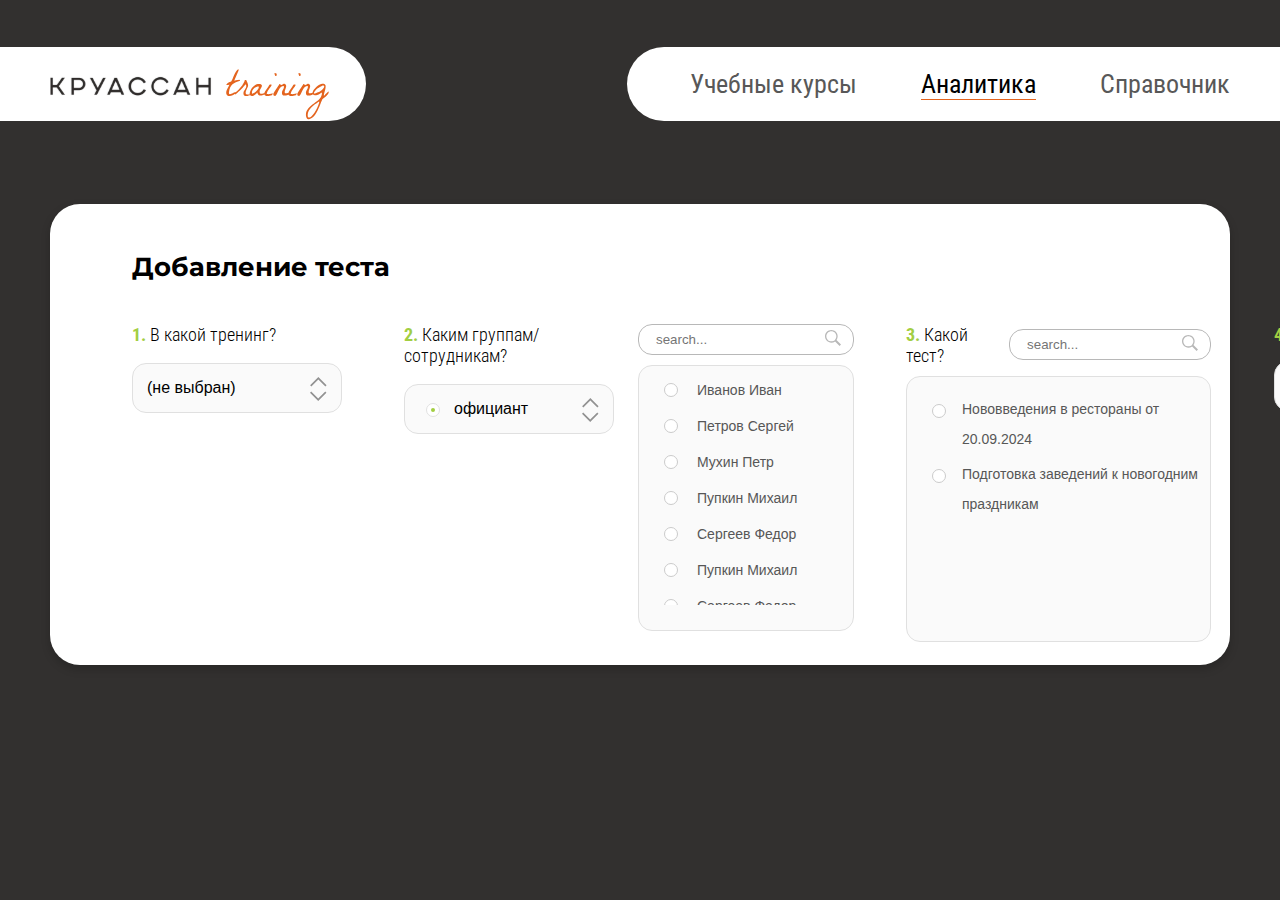
<file: adding-test.html>
<!DOCTYPE html>
<html lang="en">
<head>
    <meta charset="UTF-8">
    <meta name="viewport" content="width=device-width, initial-scale=1.0">
    <title>КРУАССАН-training</title>

    <!-- CSS link -->
    <link rel="stylesheet" href="./css/style.css">
</head>
<body>

    <div class="wrapper">

      <!-- Header -->
      <header class="header">
          <div class="main_container header__container">
              <a href="/" class="header__logo">
                  <img src="./images/logo.svg" alt="">
              </a>
              <ul class="header__nav">
                  <li>
                      <a href="#">Учебные курсы</a>
                  </li>
                  <li>
                      <a href="#" class="active">Аналитика</a>
                  </li>
                  <li>
                      <a href="#">Справочник</a>
                  </li>
              </ul>
          </div>
      </header>
      <!-- Header end -->

      <main>
        <section class="analytics">
          <div class="main_container">
            <div class="analytics_in adding_test_block">
              <h3>
                Добавление теста
              </h3>
              <div class="adding_test_in">
                <div class="analytics_select">
                  <div class="analytics_select_block">
                    <span>
                      <b>1.</b>
                      В какой тренинг?
                    </span>
                    <div class="select">
                      <select name="format" id="format">
                        <option selected disabled>
                          (не выбран)
                        </option>
                          <option value="select1">select1</option>
                          <option value="select2">select2</option>
                          <option value="select3">select3</option>
                          <option value="select4">select4</option>
                          <option value="select5">select5</option>
                      </select>
                    </div>
                  </div>
                  <div class="analytics_select_block">
                    <span>
                      <b>2.</b>
                      Каким группам/сотрудникам?
                    </span>
                    <div class="select">
                      <svg width="14" height="14" viewBox="0 0 14 14" fill="none" xmlns="http://www.w3.org/2000/svg">
                        <circle cx="7" cy="7" r="6.5" fill="white" stroke="#E0E0E0"/>
                        <circle cx="7" cy="7" r="2" fill="#A2CE42"/>
                      </svg>
                      <select name="format" id="format">
                        <option selected disabled>
                          официант
                        </option>
                          <option value="select1">официант</option>
                          <option value="select2">бармен</option>
                          <option value="select3">повар</option>
                      </select>
                    </div>
                  </div>
                </div>
                <div class="adding_test_in_right">
                  <div class="search_input_in">
                    <div class="search_input">
                      <input type="search" placeholder="search...">
                      <button>
                        <svg width="16" height="16" viewBox="0 0 16 16" fill="none" xmlns="http://www.w3.org/2000/svg">
                          <path d="M11.6875 9.75C12.3125 8.76667 12.6792 7.6 12.6792 6.34583C12.6792 2.84167 9.84167 0 6.34167 0C2.8375 0 0 2.84167 0 6.34583C0 9.85 2.8375 12.6917 6.3375 12.6917C7.60833 12.6917 8.79167 12.3167 9.78333 11.675L10.0708 11.475L14.5958 16L16 14.5708L11.4792 10.0458L11.6875 9.75ZM9.89167 2.8C10.8375 3.74583 11.3583 5.00417 11.3583 6.34167C11.3583 7.67917 10.8375 8.9375 9.89167 9.88333C8.94583 10.8292 7.6875 11.35 6.35 11.35C5.0125 11.35 3.75417 10.8292 2.80833 9.88333C1.8625 8.9375 1.34167 7.67917 1.34167 6.34167C1.34167 5.00417 1.8625 3.74583 2.80833 2.8C3.75417 1.85417 5.0125 1.33333 6.35 1.33333C7.6875 1.33333 8.94583 1.85417 9.89167 2.8Z" fill="#B8B8B8"/>
                        </svg>
                      </button>
                    </div>
                    <div class="search_input_in_result">
                      <div class="search_input_in_result_in">
                        <div class="modal_in_checkbox">
                          <div class="checkbox-container">
                            <input type="checkbox" id="checkbox1" class="custom-checkbox">
                            <label for="checkbox1">
                              <span>
                                Иванов Иван
                              </span>
                            </label>
                          </div>
                          <div class="checkbox-container">
                            <input type="checkbox" id="checkbox2" class="custom-checkbox">
                            <label for="checkbox2">
                              <span>
                                Петров Сергей
                              </span>
                            </label>
                          </div>
                          <div class="checkbox-container">
                            <input type="checkbox" id="checkbox3" class="custom-checkbox">
                            <label for="checkbox3">
                              <span>
                                Мухин Петр
                              </span>
                            </label>
                          </div>
                          <div class="checkbox-container">
                            <input type="checkbox" id="checkbox4" class="custom-checkbox">
                            <label for="checkbox4">
                              <span>
                                Пупкин Михаил
                              </span>
                            </label>
                          </div>
                          <div class="checkbox-container">
                            <input type="checkbox" id="checkbox5" class="custom-checkbox">
                            <label for="checkbox5">
                              <span>
                                Сергеев Федор
                              </span>
                            </label>
                          </div>
                          <div class="checkbox-container">
                            <input type="checkbox" id="checkbox4" class="custom-checkbox">
                            <label for="checkbox4">
                              <span>
                                Пупкин Михаил
                              </span>
                            </label>
                          </div>
                          <div class="checkbox-container">
                            <input type="checkbox" id="checkbox5" class="custom-checkbox">
                            <label for="checkbox5">
                              <span>
                                Сергеев Федор
                              </span>
                            </label>
                          </div>
                        </div>
                      </div>
                    </div>
                  </div>
                  <div class="search_input_in search_input_in_right">
                    <div class="search_input_head">
                      <span>
                        <b>3.</b> Какой тест?
                      </span>
                      <div class="search_input">
                        <input type="search" placeholder="search...">
                        <button>
                          <svg width="16" height="16" viewBox="0 0 16 16" fill="none" xmlns="http://www.w3.org/2000/svg">
                            <path d="M11.6875 9.75C12.3125 8.76667 12.6792 7.6 12.6792 6.34583C12.6792 2.84167 9.84167 0 6.34167 0C2.8375 0 0 2.84167 0 6.34583C0 9.85 2.8375 12.6917 6.3375 12.6917C7.60833 12.6917 8.79167 12.3167 9.78333 11.675L10.0708 11.475L14.5958 16L16 14.5708L11.4792 10.0458L11.6875 9.75ZM9.89167 2.8C10.8375 3.74583 11.3583 5.00417 11.3583 6.34167C11.3583 7.67917 10.8375 8.9375 9.89167 9.88333C8.94583 10.8292 7.6875 11.35 6.35 11.35C5.0125 11.35 3.75417 10.8292 2.80833 9.88333C1.8625 8.9375 1.34167 7.67917 1.34167 6.34167C1.34167 5.00417 1.8625 3.74583 2.80833 2.8C3.75417 1.85417 5.0125 1.33333 6.35 1.33333C7.6875 1.33333 8.94583 1.85417 9.89167 2.8Z" fill="#B8B8B8"/>
                          </svg>
                        </button>
                      </div>
                    </div>
                    <div class="search_input_in_result">
                      <div class="search_input_in_result_in">
                        <div class="modal_in_checkbox">
                          <div class="checkbox-container">
                            <input type="checkbox" id="checkboxtext1" class="custom-checkbox">
                            <label for="checkboxtext1">
                            </label>
                            <span>
                              Нововведения в рестораны от 20.09.2024
                            </span>
                          </div>
                          <div class="checkbox-container">
                            <input type="checkbox" id="checkboxtext2" class="custom-checkbox">
                            <label for="checkboxtext2">
                            </label>
                            <span>
                              Подготовка заведений к новогодним праздникам
                            </span>
                          </div>
                        </div>
                      </div>
                    </div>
                  </div>
                </div>
                <div class="adding_test_in_end">
                  <span>
                    <b>4.</b> Дедлайн
                  </span>
                  <div class="adding_test_in_end_in">
                    <input type="text" value="20.08.2024">
                    <button>
                      ЗАПУСТИТЬ
                    </button>
                  </div>
                </div>
              </div>
            </div>
          </div>
        </section>
      </main>
    </div>
</body>
</html>
</file>
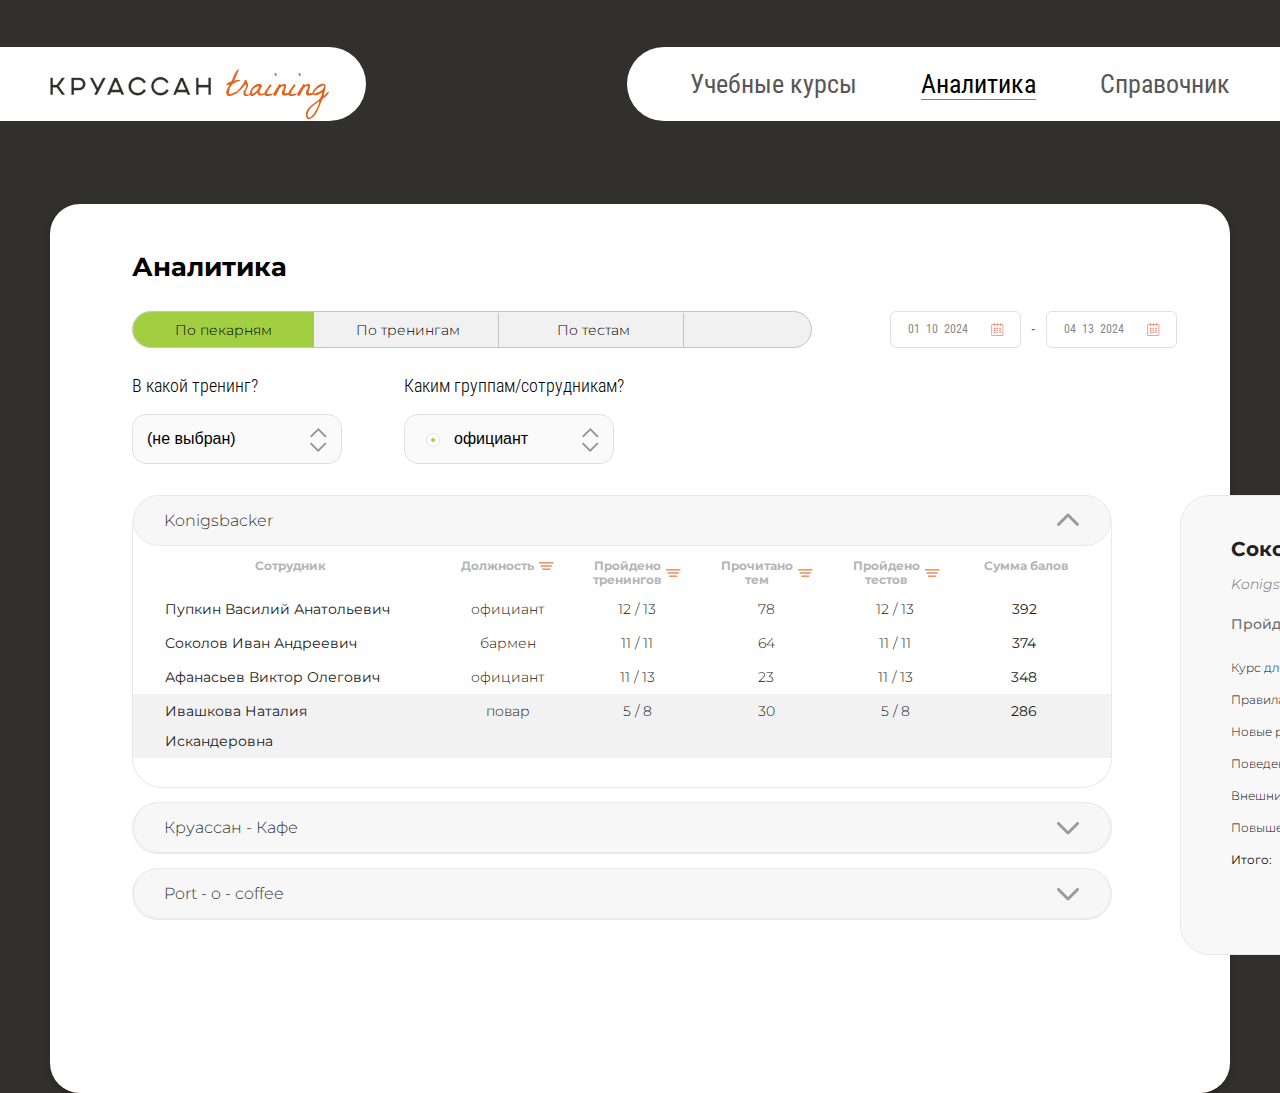
<file: analytics.html>
<!DOCTYPE html>
<html lang="en">
<head>
    <meta charset="UTF-8">
    <meta name="viewport" content="width=device-width, initial-scale=1.0">
    <title>КРУАССАН-training</title>

    <!-- CSS link -->
    <link rel="stylesheet" href="./css/style.css">
</head>
<body>

    <div class="wrapper">

        <!-- Header -->
        <header class="header">
            <div class="main_container header__container">
                <a href="/" class="header__logo">
                    <img src="./images/logo.svg" alt="">
                </a>
                <ul class="header__nav">
                    <li>
                        <a href="#">Учебные курсы</a>
                    </li>
                    <li>
                        <a href="#" class="active">Аналитика</a>
                    </li>
                    <li>
                        <a href="#">Справочник</a>
                    </li>
                </ul>
            </div>
        </header>
        <!-- Header end -->

        <main>

          <section class="analytics">
            <div class="main_container">
              <div class="analytics_in">
                <h3>
                  Аналитика
                </h3>
                <div class="analytics_head">
                  <div class="analytics_head_left">
                    <button class="active">
                      По пекарням
                    </button>
                    <button>
                      По тренингам
                    </button>
                    <button>
                      По тестам
                    </button>
                    <button>
                      По темам
                    </button>
                    <button>
                      Непройденные тесты
                    </button>
                  </div>
                  <div class="analytics_head_right">
                    <input type="date" value="2024-01-10">
                    <span>
                      -
                    </span>
                    <input type="date" value="2024-04-13">
                  </div>
                </div>
                <div class="analytics_select">
                  <div class="analytics_select_block">
                    <span>
                      В какой тренинг?
                    </span>
                    <div class="select">
                      <select name="format" id="format">
                        <option selected disabled>
                          (не выбран)
                        </option>
                          <option value="select1">select1</option>
                          <option value="select2">select2</option>
                          <option value="select3">select3</option>
                          <option value="select4">select4</option>
                          <option value="select5">select5</option>
                      </select>
                    </div>
                  </div>
                  <div class="analytics_select_block">
                    <span>
                      Каким группам/сотрудникам?
                    </span>
                    <div class="select">
                      <svg width="14" height="14" viewBox="0 0 14 14" fill="none" xmlns="http://www.w3.org/2000/svg">
                        <circle cx="7" cy="7" r="6.5" fill="white" stroke="#E0E0E0"/>
                        <circle cx="7" cy="7" r="2" fill="#A2CE42"/>
                      </svg>
                      <select name="format" id="format">
                        <option selected disabled>
                          официант
                        </option>
                          <option value="select1">официант</option>
                          <option value="select2">бармен</option>
                          <option value="select3">повар</option>
                      </select>
                    </div>
                  </div>
                </div>
                <div class="analytics_main_block">
                  <div class="analytics_main_block_left">
                    <div class="analytics_accardion active">
                      <button>
                        Konigsbacker
                        <img src="./images/arrow-down.svg" alt="">
                      </button>
                      <ul class="analytics_accardion_content">
                        <li class="analytics_accardion_content_head">
                          <div class="analytics_accardion_content_left">
                            <h4>
                              Сотрудник
                            </h4>
                          </div>
                          <div class="analytics_accardion_content_block">
                            <h4>
                              Должность
                              <svg width="15" height="8" viewBox="0 0 15 8" fill="none" xmlns="http://www.w3.org/2000/svg">
                                <g opacity="0.68">
                                <rect x="3.2002" y="6.40039" width="8" height="1.6" fill="#E4641E"/>
                                <rect x="1.6001" y="3.19922" width="11.2" height="1.6" fill="#E4641E"/>
                                <rect width="14.4" height="1.6" fill="#E4641E"/>
                                </g>
                              </svg>
                            </h4>
                          </div>
                          <div class="analytics_accardion_content_block">
                            <h4>
                              Пройдено<br> тренингов
                              <svg width="15" height="8" viewBox="0 0 15 8" fill="none" xmlns="http://www.w3.org/2000/svg">
                                <g opacity="0.68">
                                <rect x="3.2002" y="6.40039" width="8" height="1.6" fill="#E4641E"/>
                                <rect x="1.6001" y="3.19922" width="11.2" height="1.6" fill="#E4641E"/>
                                <rect width="14.4" height="1.6" fill="#E4641E"/>
                                </g>
                              </svg>
                            </h4>
                          </div>
                          <div class="analytics_accardion_content_block">
                            <h4>
                              Прочитано<br> тем
                              <svg width="15" height="8" viewBox="0 0 15 8" fill="none" xmlns="http://www.w3.org/2000/svg">
                                <g opacity="0.68">
                                <rect x="3.2002" y="6.40039" width="8" height="1.6" fill="#E4641E"/>
                                <rect x="1.6001" y="3.19922" width="11.2" height="1.6" fill="#E4641E"/>
                                <rect width="14.4" height="1.6" fill="#E4641E"/>
                                </g>
                              </svg>
                            </h4>
                          </div>
                          <div class="analytics_accardion_content_block">
                            <h4>
                              Пройдено<br> тестов
                              <svg width="15" height="8" viewBox="0 0 15 8" fill="none" xmlns="http://www.w3.org/2000/svg">
                                <g opacity="0.68">
                                <rect x="3.2002" y="6.40039" width="8" height="1.6" fill="#E4641E"/>
                                <rect x="1.6001" y="3.19922" width="11.2" height="1.6" fill="#E4641E"/>
                                <rect width="14.4" height="1.6" fill="#E4641E"/>
                                </g>
                              </svg>
                            </h4>
                          </div>
                          <div class="analytics_accardion_content_block">
                            <h4>
                              Сумма балов
                            </h4>
                          </div>
                        </li>
                        <li class="analytics_accardion_content_center">
                          <div class="analytics_accardion_content_left">
                            <h6>
                              Пупкин Василий Анатольевич
                            </h6>
                          </div>
                          <div class="analytics_accardion_content_block">
                            <h6>
                              официант
                            </h6>
                          </div>
                          <div class="analytics_accardion_content_block">
                            <h6>
                              12 / 13
                            </h6>
                          </div>
                          <div class="analytics_accardion_content_block">
                            <h6>
                              78
                            </h6>
                          </div>
                          <div class="analytics_accardion_content_block">
                            <h6>
                              12 / 13
                            </h6>
                          </div>
                          <div class="analytics_accardion_content_block">
                            <h6>
                              <b>
                                392
                              </b>
                            </h6>
                          </div>
                        </li>
                        <li class="analytics_accardion_content_center">
                          <div class="analytics_accardion_content_left">
                            <h6>
                              Соколов Иван Андреевич
                            </h6>
                          </div>
                          <div class="analytics_accardion_content_block">
                            <h6>
                              бармен
                            </h6>
                          </div>
                          <div class="analytics_accardion_content_block">
                            <h6>
                              11 / 11
                            </h6>
                          </div>
                          <div class="analytics_accardion_content_block">
                            <h6>
                              64
                            </h6>
                          </div>
                          <div class="analytics_accardion_content_block">
                            <h6>
                              11 / 11
                            </h6>
                          </div>
                          <div class="analytics_accardion_content_block">
                            <h6>
                              <b>
                                374
                              </b>
                            </h6>
                          </div>
                        </li>
                        <li class="analytics_accardion_content_center">
                          <div class="analytics_accardion_content_left">
                            <h6>
                              Афанасьев Виктор Олегович
                            </h6>
                          </div>
                          <div class="analytics_accardion_content_block">
                            <h6>
                              официант
                            </h6>
                          </div>
                          <div class="analytics_accardion_content_block">
                            <h6>
                              11 / 13
                            </h6>
                          </div>
                          <div class="analytics_accardion_content_block">
                            <h6>
                              23
                            </h6>
                          </div>
                          <div class="analytics_accardion_content_block">
                            <h6>
                              11 / 13
                            </h6>
                          </div>
                          <div class="analytics_accardion_content_block">
                            <h6>
                              <b>
                                348
                              </b>
                            </h6>
                          </div>
                        </li>
                        <li class="analytics_accardion_content_center">
                          <div class="analytics_accardion_content_left">
                            <h6>
                              Ивашкова Наталия Искандеровна
                            </h6>
                          </div>
                          <div class="analytics_accardion_content_block">
                            <h6>
                              повар
                            </h6>
                          </div>
                          <div class="analytics_accardion_content_block">
                            <h6>
                              5 / 8
                            </h6>
                          </div>
                          <div class="analytics_accardion_content_block">
                            <h6>
                              30
                            </h6>
                          </div>
                          <div class="analytics_accardion_content_block">
                            <h6>
                              5 / 8
                            </h6>
                          </div>
                          <div class="analytics_accardion_content_block">
                            <h6>
                              <b>
                                286
                              </b>
                            </h6>
                          </div>
                        </li>
                      </ul>
                    </div>

                    <div class="analytics_accardion">
                      <button>
                        Круассан - Кафе
                        <img src="./images/arrow-down.svg" alt="">
                      </button>
                      <ul class="analytics_accardion_content">
                        <li class="analytics_accardion_content_head">
                          <div class="analytics_accardion_content_left">
                            <h4>
                              Сотрудник
                            </h4>
                          </div>
                          <div class="analytics_accardion_content_block">
                            <h4>
                              Должность
                              <svg width="15" height="8" viewBox="0 0 15 8" fill="none" xmlns="http://www.w3.org/2000/svg">
                                <g opacity="0.68">
                                <rect x="3.2002" y="6.40039" width="8" height="1.6" fill="#E4641E"/>
                                <rect x="1.6001" y="3.19922" width="11.2" height="1.6" fill="#E4641E"/>
                                <rect width="14.4" height="1.6" fill="#E4641E"/>
                                </g>
                              </svg>
                            </h4>
                          </div>
                          <div class="analytics_accardion_content_block">
                            <h4>
                              Пройдено<br> тренингов
                              <svg width="15" height="8" viewBox="0 0 15 8" fill="none" xmlns="http://www.w3.org/2000/svg">
                                <g opacity="0.68">
                                <rect x="3.2002" y="6.40039" width="8" height="1.6" fill="#E4641E"/>
                                <rect x="1.6001" y="3.19922" width="11.2" height="1.6" fill="#E4641E"/>
                                <rect width="14.4" height="1.6" fill="#E4641E"/>
                                </g>
                              </svg>
                            </h4>
                          </div>
                          <div class="analytics_accardion_content_block">
                            <h4>
                              Прочитано<br> тем
                              <svg width="15" height="8" viewBox="0 0 15 8" fill="none" xmlns="http://www.w3.org/2000/svg">
                                <g opacity="0.68">
                                <rect x="3.2002" y="6.40039" width="8" height="1.6" fill="#E4641E"/>
                                <rect x="1.6001" y="3.19922" width="11.2" height="1.6" fill="#E4641E"/>
                                <rect width="14.4" height="1.6" fill="#E4641E"/>
                                </g>
                              </svg>
                            </h4>
                          </div>
                          <div class="analytics_accardion_content_block">
                            <h4>
                              Пройдено<br> тестов
                              <svg width="15" height="8" viewBox="0 0 15 8" fill="none" xmlns="http://www.w3.org/2000/svg">
                                <g opacity="0.68">
                                <rect x="3.2002" y="6.40039" width="8" height="1.6" fill="#E4641E"/>
                                <rect x="1.6001" y="3.19922" width="11.2" height="1.6" fill="#E4641E"/>
                                <rect width="14.4" height="1.6" fill="#E4641E"/>
                                </g>
                              </svg>
                            </h4>
                          </div>
                          <div class="analytics_accardion_content_block">
                            <h4>
                              Сумма балов
                            </h4>
                          </div>
                        </li>
                        <li class="analytics_accardion_content_center">
                          <div class="analytics_accardion_content_left">
                            <h6>
                              Пупкин Василий Анатольевич
                            </h6>
                          </div>
                          <div class="analytics_accardion_content_block">
                            <h6>
                              официант
                            </h6>
                          </div>
                          <div class="analytics_accardion_content_block">
                            <h6>
                              12 / 13
                            </h6>
                          </div>
                          <div class="analytics_accardion_content_block">
                            <h6>
                              78
                            </h6>
                          </div>
                          <div class="analytics_accardion_content_block">
                            <h6>
                              12 / 13
                            </h6>
                          </div>
                          <div class="analytics_accardion_content_block">
                            <h6>
                              <b>
                                392
                              </b>
                            </h6>
                          </div>
                        </li>
                        <li class="analytics_accardion_content_center">
                          <div class="analytics_accardion_content_left">
                            <h6>
                              Соколов Иван Андреевич
                            </h6>
                          </div>
                          <div class="analytics_accardion_content_block">
                            <h6>
                              бармен
                            </h6>
                          </div>
                          <div class="analytics_accardion_content_block">
                            <h6>
                              11 / 11
                            </h6>
                          </div>
                          <div class="analytics_accardion_content_block">
                            <h6>
                              64
                            </h6>
                          </div>
                          <div class="analytics_accardion_content_block">
                            <h6>
                              11 / 11
                            </h6>
                          </div>
                          <div class="analytics_accardion_content_block">
                            <h6>
                              <b>
                                374
                              </b>
                            </h6>
                          </div>
                        </li>
                        <li class="analytics_accardion_content_center">
                          <div class="analytics_accardion_content_left">
                            <h6>
                              Афанасьев Виктор Олегович
                            </h6>
                          </div>
                          <div class="analytics_accardion_content_block">
                            <h6>
                              официант
                            </h6>
                          </div>
                          <div class="analytics_accardion_content_block">
                            <h6>
                              11 / 13
                            </h6>
                          </div>
                          <div class="analytics_accardion_content_block">
                            <h6>
                              23
                            </h6>
                          </div>
                          <div class="analytics_accardion_content_block">
                            <h6>
                              11 / 13
                            </h6>
                          </div>
                          <div class="analytics_accardion_content_block">
                            <h6>
                              <b>
                                348
                              </b>
                            </h6>
                          </div>
                        </li>
                        <li class="analytics_accardion_content_center">
                          <div class="analytics_accardion_content_left">
                            <h6>
                              Ивашкова Наталия Искандеровна
                            </h6>
                          </div>
                          <div class="analytics_accardion_content_block">
                            <h6>
                              повар
                            </h6>
                          </div>
                          <div class="analytics_accardion_content_block">
                            <h6>
                              5 / 8
                            </h6>
                          </div>
                          <div class="analytics_accardion_content_block">
                            <h6>
                              30
                            </h6>
                          </div>
                          <div class="analytics_accardion_content_block">
                            <h6>
                              5 / 8
                            </h6>
                          </div>
                          <div class="analytics_accardion_content_block">
                            <h6>
                              <b>
                                286
                              </b>
                            </h6>
                          </div>
                        </li>
                      </ul>
                    </div>
                    <div class="analytics_accardion">
                      <button>
                        Port - o - coffee
                        <img src="./images/arrow-down.svg" alt="">
                      </button>
                      <ul class="analytics_accardion_content">
                        <li class="analytics_accardion_content_head">
                          <div class="analytics_accardion_content_left">
                            <h4>
                              Сотрудник
                            </h4>
                          </div>
                          <div class="analytics_accardion_content_block">
                            <h4>
                              Должность
                              <svg width="15" height="8" viewBox="0 0 15 8" fill="none" xmlns="http://www.w3.org/2000/svg">
                                <g opacity="0.68">
                                <rect x="3.2002" y="6.40039" width="8" height="1.6" fill="#E4641E"/>
                                <rect x="1.6001" y="3.19922" width="11.2" height="1.6" fill="#E4641E"/>
                                <rect width="14.4" height="1.6" fill="#E4641E"/>
                                </g>
                              </svg>
                            </h4>
                          </div>
                          <div class="analytics_accardion_content_block">
                            <h4>
                              Пройдено<br> тренингов
                              <svg width="15" height="8" viewBox="0 0 15 8" fill="none" xmlns="http://www.w3.org/2000/svg">
                                <g opacity="0.68">
                                <rect x="3.2002" y="6.40039" width="8" height="1.6" fill="#E4641E"/>
                                <rect x="1.6001" y="3.19922" width="11.2" height="1.6" fill="#E4641E"/>
                                <rect width="14.4" height="1.6" fill="#E4641E"/>
                                </g>
                              </svg>
                            </h4>
                          </div>
                          <div class="analytics_accardion_content_block">
                            <h4>
                              Прочитано<br> тем
                              <svg width="15" height="8" viewBox="0 0 15 8" fill="none" xmlns="http://www.w3.org/2000/svg">
                                <g opacity="0.68">
                                <rect x="3.2002" y="6.40039" width="8" height="1.6" fill="#E4641E"/>
                                <rect x="1.6001" y="3.19922" width="11.2" height="1.6" fill="#E4641E"/>
                                <rect width="14.4" height="1.6" fill="#E4641E"/>
                                </g>
                              </svg>
                            </h4>
                          </div>
                          <div class="analytics_accardion_content_block">
                            <h4>
                              Пройдено<br> тестов
                              <svg width="15" height="8" viewBox="0 0 15 8" fill="none" xmlns="http://www.w3.org/2000/svg">
                                <g opacity="0.68">
                                <rect x="3.2002" y="6.40039" width="8" height="1.6" fill="#E4641E"/>
                                <rect x="1.6001" y="3.19922" width="11.2" height="1.6" fill="#E4641E"/>
                                <rect width="14.4" height="1.6" fill="#E4641E"/>
                                </g>
                              </svg>
                            </h4>
                          </div>
                          <div class="analytics_accardion_content_block">
                            <h4>
                              Сумма балов
                            </h4>
                          </div>
                        </li>
                        <li class="analytics_accardion_content_center">
                          <div class="analytics_accardion_content_left">
                            <h6>
                              Пупкин Василий Анатольевич
                            </h6>
                          </div>
                          <div class="analytics_accardion_content_block">
                            <h6>
                              официант
                            </h6>
                          </div>
                          <div class="analytics_accardion_content_block">
                            <h6>
                              12 / 13
                            </h6>
                          </div>
                          <div class="analytics_accardion_content_block">
                            <h6>
                              78
                            </h6>
                          </div>
                          <div class="analytics_accardion_content_block">
                            <h6>
                              12 / 13
                            </h6>
                          </div>
                          <div class="analytics_accardion_content_block">
                            <h6>
                              <b>
                                392
                              </b>
                            </h6>
                          </div>
                        </li>
                        <li class="analytics_accardion_content_center">
                          <div class="analytics_accardion_content_left">
                            <h6>
                              Соколов Иван Андреевич
                            </h6>
                          </div>
                          <div class="analytics_accardion_content_block">
                            <h6>
                              бармен
                            </h6>
                          </div>
                          <div class="analytics_accardion_content_block">
                            <h6>
                              11 / 11
                            </h6>
                          </div>
                          <div class="analytics_accardion_content_block">
                            <h6>
                              64
                            </h6>
                          </div>
                          <div class="analytics_accardion_content_block">
                            <h6>
                              11 / 11
                            </h6>
                          </div>
                          <div class="analytics_accardion_content_block">
                            <h6>
                              <b>
                                374
                              </b>
                            </h6>
                          </div>
                        </li>
                        <li class="analytics_accardion_content_center">
                          <div class="analytics_accardion_content_left">
                            <h6>
                              Афанасьев Виктор Олегович
                            </h6>
                          </div>
                          <div class="analytics_accardion_content_block">
                            <h6>
                              официант
                            </h6>
                          </div>
                          <div class="analytics_accardion_content_block">
                            <h6>
                              11 / 13
                            </h6>
                          </div>
                          <div class="analytics_accardion_content_block">
                            <h6>
                              23
                            </h6>
                          </div>
                          <div class="analytics_accardion_content_block">
                            <h6>
                              11 / 13
                            </h6>
                          </div>
                          <div class="analytics_accardion_content_block">
                            <h6>
                              <b>
                                348
                              </b>
                            </h6>
                          </div>
                        </li>
                        <li class="analytics_accardion_content_center">
                          <div class="analytics_accardion_content_left">
                            <h6>
                              Ивашкова Наталия Искандеровна
                            </h6>
                          </div>
                          <div class="analytics_accardion_content_block">
                            <h6>
                              повар
                            </h6>
                          </div>
                          <div class="analytics_accardion_content_block">
                            <h6>
                              5 / 8
                            </h6>
                          </div>
                          <div class="analytics_accardion_content_block">
                            <h6>
                              30
                            </h6>
                          </div>
                          <div class="analytics_accardion_content_block">
                            <h6>
                              5 / 8
                            </h6>
                          </div>
                          <div class="analytics_accardion_content_block">
                            <h6>
                              <b>
                                286
                              </b>
                            </h6>
                          </div>
                        </li>
                      </ul>
                    </div>
                  </div>
                  <div class="analytics_bar">
                    <h3>
                      Соколов Иван Андреевич
                      <span>
                        (бармен)
                      </span>
                    </h3>
                    <span class="bar_name">
                      Konigsbacker на ул. Советская 84, работает с 13.08.2021
                    </span>
                    <div class="analytics_bar_in">
                      <div class="analytics_bar_in_left">
                        <h4>
                          Пройдены курсы:
                        </h4>
                        <ul>
                          <li>
                            Курс для барменов 2024
                          </li>
                          <li>
                            Правила сервировки столов
                          </li>
                          <li>
                            Новые российские вина
                          </li>
                          <li>
                            Поведение в конфликтах
                          </li>
                          <li>
                            Внешний вид сотрудников
                          </li>
                          <li>
                            Повышение квалификации
                          </li>
                          <li>
                            <b>
                              Итого:
                            </b>
                          </li>
                        </ul>
                      </div>
                      <div class="analytics_bar_in_block">
                        <h4>
                          Балов:
                        </h4>
                        <ul>
                          <li>
                            83
                          </li>
                          <li>
                            94
                          </li>
                          <li>
                            73
                          </li>
                          <li>
                            100
                          </li>
                          <li>
                            47
                          </li>
                          <li>
                            48
                          </li>
                          <li>
                            <b>
                              374
                            </b>
                          </li>
                        </ul>
                      </div>
                      <div class="analytics_bar_in_center">
                        <h4>
                          Балов:
                        </h4>
                        <ul>
                          <li>
                            19.09.2024
                          </li>
                          <li>
                            10.09.2024
                          </li>
                          <li>
                            24.08.2024
                          </li>
                          <li>
                            03.08.2024
                          </li>
                          <li>
                            17.07.2024
                          </li>
                          <li>
                            28.04.2024
                          </li>
                        </ul>
                      </div>
                      <div class="analytics_bar_in_block">
                        <h4>
                          Время:
                          <span>
                            (мин)
                          </span>
                        </h4>
                        <ul>
                          <li>
                            34
                          </li>
                          <li>
                            25
                          </li>
                          <li>
                            23
                          </li>
                          <li>
                            13
                          </li>
                          <li>
                            63
                          </li>
                          <li>
                            127
                          </li>
                        </ul>
                      </div>
                    </div>
                  </div>
                </div>
              </div>
            </div>
          </section>


        </main>

    </div>

</body>
</html>
</file>
<file: css/style.css>
@import url("https://fonts.googleapis.com/css2?family=Roboto+Condensed:ital,wght@0,100..900;1,100..900&display=swap");
@import url('https://fonts.googleapis.com/css2?family=Montserrat:ital,wght@0,100..900;1,100..900&display=swap');

* {
  padding: 0;
  margin: 0;
  box-sizing: border-box;
  -webkit-tap-highlight-color: transparent !important;
}

a {
  text-decoration: none;
  color: inherit;
  display: inline-block;
}

img {
  max-width: 100%;
}

span, label {
  display: inline-block;
}

html {
  scroll-behavior: smooth;
}

input, textarea {
  outline: none;
  border: 0;
  background: transparent;
}

button {
  border: none;
  cursor: pointer;
  background: transparent;
  outline: 0;
  font-family: "Roboto Condensed", sans-serif;
}

address {
  font-style: normal;
}

.wrapper {
  width: 100%;
  overflow: hidden;
  min-height: 100vh;
}

ul, ol, dl {
  list-style: none;
  padding: 0;
  margin: 0;
}

p, h1, h2, h3, h4, h5, h6 {
  padding: 0;
  margin: 0;
}

body {
  font-family: "Roboto Condensed", sans-serif;
  font-weight: bold;
  background: #32302F;
}

.main_container {
  max-width: 107.25rem;
  margin: 0 auto;
}

.checkbox {
  position: relative;
  width: 4.5625rem;
  height: 1.125rem;
  background: #F0F0F0;
  border: 0.0625rem solid #CACACA;
  border-radius: 3.125rem;
  -webkit-user-select: none;
     -moz-user-select: none;
          user-select: none;
  cursor: pointer;
}
.checkbox input {
  display: none;
}
.checkbox_icon {
  width: 2rem;
  height: 2rem;
  border-radius: 50%;
  background: #B5B5B5;
  display: flex;
  align-items: center;
  justify-content: center;
  position: absolute;
  top: 50%;
  left: 0;
  transform: translateY(-50%);
  transition: 0.3s ease all;
}
.checkbox input:checked + .checkbox_icon {
  background: #4A9764;
  left: 2.5625rem;
}

.select_file {
  width: 19rem; /* 304px */
  height: 16.75rem; /* 268px */
  background: #ECECEC;
  display: flex;
  align-items: center;
  justify-content: center;
  border-radius: 1.25rem; /* 20px */
  -webkit-user-select: none;
     -moz-user-select: none;
          user-select: none;
  cursor: pointer;
}
.select_file input {
  display: none;
}

.btn_orange {
  font-size: 1.125rem; /* 18px */
  line-height: 1.4375rem; /* 23px */
  color: #fff;
  background: #E4641E;
  border-radius: 1.875rem; /* 30px */
  padding: 1.125rem 3.125rem 0.9375rem; /* 18px 50px 15px */
  display: inline-flex;
}

.header {
  padding-top: 2.9375rem; /* 47px / 16 */
}
.header__container {
  position: relative;
  display: flex;
  align-items: center;
  justify-content: space-between;
}
.header__logo {
  width: 19.75rem; /* 316px / 16 */
  height: 4.625rem; /* 74px / 16 */
  position: relative;
  z-index: 1;
}
.header__logo::before {
  content: "";
  position: absolute;
  right: 0;
  top: 0;
  width: 100vw;
  height: 100%;
  background: #fff;
  z-index: -1;
  border-radius: 2.5rem; /* 40px / 16 */
}
.header__logo img {
  position: absolute;
  left: 0;
  top: 0.625rem; /* 10px / 16 */
}
.header .add_btn {
  position: absolute;
  width: 4.75rem; /* 76px / 16 */
  height: 4.75rem; /* 76px / 16 */
  left: 50%;
  top: 50%;
  transform: translate(-50%, -50%);
  display: flex;
  align-items: center;
  justify-content: center;
  text-align: center;
  border: 0.0625rem solid #fff; /* 1px / 16 */
  border-radius: 3.125rem; /* 50px / 16 */
  font-weight: 300;
  color: #E4641E;
  font-size: 0.8125rem; /* 13px / 16 */
}
.header .add_btn::before {
  content: "";
  width: 6.125rem; /* 98px / 16 */
  height: 6.125rem; /* 98px / 16 */
  position: absolute;
  left: 50%;
  top: 50%;
  transform: translate(-50%, -50%);
  border: 0.0625rem solid rgba(228, 99, 30, 0.32); /* 1px / 16 */
  border-radius: 6.125rem; /* 98px / 16 */
}
.header__nav {
  position: relative;
  z-index: 1;
  height: 4.625rem; /* 74px / 16 */
  padding-left: 3.9375rem; /* 63px / 16 */
  display: flex;
  align-items: center;
  gap: 4rem; /* 64px / 16 */
}
.header__nav::before {
  content: "";
  position: absolute;
  left: 0;
  top: 0;
  width: 100vw;
  height: 100%;
  background: #fff;
  z-index: -1;
  border-radius: 2.5rem; /* 40px / 16 */
}
.header__nav a {
  font-weight: 400;
  font-size: 1.625rem; /* 26px / 16 */
  color: #585858;
}
.header__nav a.active {
  color: #000;
  border-bottom: 0.0625rem solid #E4641E; /* 1px / 16 */
}

.home {
  padding: 3.4375rem 0 4.875rem; /* 55px / 16, 78px / 16 */
}
.home__container {
  display: flex;
  flex-direction: column;
  gap: 2.5rem; /* 40px / 16 */
}
.home .accordion {
  background: #F5F5F5;
  border-radius: 1.875rem; /* 30px / 16 */
}
.home .accordion_head {
  display: flex;
  align-items: center;
  justify-content: space-between;
  padding: 1.875rem 1.875rem 2.5625rem 2.75rem; /* 30px / 16, 41px / 16, 44px / 16 */
  position: relative;
  background: #fff;
  box-shadow: 0 0.25rem 0.625rem rgba(0, 0, 0, 0.2);
  border-radius: 1.875rem; /* 30px / 16 */
}
.home .accordion_head__content h3 {
  color: #000;
  font-size: 1.125rem; /* 18px / 16 */
  font-weight: 400;
  margin-bottom: 0.875rem; /* 14px / 16 */
}
.home .accordion_head__content ul {
  display: flex;
  align-items: center;
  gap: 2.3125rem; /* 37px / 16 */
  font-weight: 300;
  font-size: 0.875rem; /* 14px / 16 */
}
.home .accordion_head__content ul span {
  font-weight: bold;
}
.home .accordion_head__progress {
  display: flex;
  align-items: center;
  gap: 0.4375rem; /* 7px / 16 */
}
.home .accordion_head__progress .line {
  position: absolute;
  left: 0;
  top: 0;
  height: 100%;
  background: #E4641E;
  z-index: -1;
  border-radius: 3.125rem 0 0 3.125rem; /* 50px / 16 */
}
.home .accordion_head__progress .line_wrap {
  display: flex;
  align-items: center;
  height: 1.125rem; /* 18px / 16 */
  width: 38.6875rem; /* 619px / 16 */
  background: #F0F0F0;
  border: 0.0625rem solid #CACACA; /* 1px / 16 */
  border-radius: 3.125rem; /* 50px / 16 */
  font-size: 0.625rem; /* 10px / 16 */
  color: #fff;
  padding-left: 0.9375rem; /* 15px / 16 */
  position: relative;
  z-index: 1;
  overflow: hidden;
}
.home .accordion_head__progress p {
  font-size: 0.625rem; /* 10px / 16 */
  flex-shrink: 0;
  color: #000;
}
.home .accordion_head__settings {
  display: flex;
  align-items: center;
}
.home .accordion_head__settings .edit-icon {
  margin: 0 1.25rem 0 1.6875rem; /* 20px / 16, 27px / 16 */
}
.home .accordion_head__btn {
  position: absolute;
  left: 50%;
  bottom: -1.375rem; /* -22px / 16 */
  transform: translateX(-50%);
  width: 3.25rem; /* 52px / 16 */
  height: 3.25rem; /* 52px / 16 */
  border-radius: 3.125rem; /* 50px / 16 */
  background: #FFFFFF;
  display: flex;
  align-items: flex-end;
  justify-content: center;
  padding-bottom: 0.5rem; /* 8px / 16 */
  box-shadow: 0 0.25rem 0.625rem rgba(0, 0, 0, 0.2);
}
.home .accordion_head__btn::before {
  content: "";
  position: absolute;
  left: -0.625rem; /* -10px / 16 */
  top: -0.625rem; /* -10px / 16 */
  height: calc(100% - 0.75rem); /* 12px / 16 */
  width: calc(100% + 1.25rem); /* 20px / 16 */
  background: #fff;
  border-radius: 3.125rem 3.125rem 0 0; /* 50px / 16 */
}
.home .accordion_head__btn.active img {
  transform: rotateZ(180deg);
}
.home .accordion_body {
  padding: 1.9375rem 2.375rem 2.6875rem; /* 31px / 16, 38px / 16, 43px / 16 */
  display: flex;
  align-items: flex-start;
  gap: 12.125rem; /* 194px / 16 */
}
.home .accordion_body__wrap {
  display: none;
}
.home .accordion_body .body_item:nth-child(2) ul li {
  width: 14.875rem; /* 238px / 16 */
}
.home .accordion_body h3 {
  font-weight: 400;
  font-size: 0.9375rem; /* 15px / 16 */
  color: #000;
  margin-bottom: 0.875rem; /* 14px / 16 */
}
.home .accordion_body ul {
  display: flex;
  flex-direction: column;
  gap: 1.375rem; /* 22px / 16 */
}
.home .accordion_body ul li {
  display: flex;
  align-items: center;
  justify-content: space-between;
  width: 21.75rem; /* 348px / 16 */
  gap: 0.75rem; /* 12px / 16 */
}
.home .accordion_body ul p {
  font-size: 0.875rem; /* 14px / 16 */
  font-weight: 300;
  color: #000;
  padding-left: 1rem; /* 16px / 16 */
  position: relative;
}
.home .accordion_body ul p::before {
  content: "";
  position: absolute;
  top: 0.4375rem; /* 7px / 16 */
  left: 0.1875rem; /* 3px / 16 */
  width: 0.1875rem; /* 3px / 16 */
  height: 0.1875rem; /* 3px / 16 */
  background: #000;
  border-top-right-radius: 50%;
}
.home .accordion_body ul .action {
  display: flex;
  align-items: center;
  flex-shrink: 0;
}
.home .accordion_body ul .checkbox {
  width: 2.5rem; /* 40px / 16 */
  height: 0.625rem; /* 10px / 16 */
}
.home .accordion_body ul .checkbox_icon {
  width: 1.125rem; /* 18px / 16 */
  height: 1.125rem; /* 18px / 16 */
}
.home .accordion_body ul .checkbox_icon img {
  display: none;
}
.home .accordion_body ul .checkbox input:checked + .checkbox_icon {
  left: 1.375rem; /* 22px / 16 */
}
.home .accordion_body ul .edit-icon {
  margin: 0 0.6875rem 0 0.875rem; /* 11px / 16, 14px / 16 */
}
.home .accordion_body ul .edit-icon img {
  width: 0.89375rem; /* 14.29px / 16 */
}
.home .accordion_body ul .delete-icon img {
  width: 0.7775rem; /* 12.44px / 16 */
}
.home .accordion.active .accordion_body__wrap {
  display: block;
}

.course {
  padding: 2.5rem 0 2.9375rem; /* 40px / 16, 47px / 16 */
}
.course__title {
  color: #fff;
  font-size: 1.625rem; /* 26px / 16 */
  font-weight: 400;
  margin-bottom: 0.8125rem; /* 13px / 16 */
}
.course__content {
  border-radius: 1.25rem; /* 20px / 16 */
  background: #fff;
  box-shadow: 0 0.25rem 0.625rem rgba(0, 0, 0, 0.25);
  padding: 3.8125rem 5.75rem 2.25rem 5.125rem; /* 61px / 16, 92px / 16, 36px / 16, 82px / 16 */
}
.course__content h3 {
  font-size: 1.375rem; /* 22px / 16 */
  color: #3F3F3F;
  margin-bottom: 1.375rem; /* 22px / 16 */
}
.course__content_head {
  display: flex;
  align-items: flex-start;
  justify-content: space-between;
  margin-bottom: 2.5rem; /* 40px / 16 */
}
.course__content_head ul {
  display: flex;
  flex-direction: column;
  gap: 1.625rem; /* 26px / 16 */
}
.course__content_head ul h3 {
  margin-bottom: 0.5625rem; /* 9px / 16 */
}
.course__content_head ul p {
  display: flex;
  align-items: center;
  gap: 0.6875rem; /* 11px / 16 */
  font-size: 1rem; /* 16px / 16 */
  font-weight: 300;
  color: #777777;
}
.course__content_head ul .form_radio {
  display: flex;
  align-items: center;
  gap: 0.0625rem; /* 1px / 16 */
}
.course__content_head ul .form_radio input {
  display: none;
}
.course__content_head ul .form_radio span {
  width: 9rem; /* 144px / 16 */
  height: 1.875rem; /* 30px / 16 */
  display: flex;
  align-items: center;
  justify-content: center;
  background: #ECECEC;
  font-size: 1rem; /* 16px / 16 */
  font-weight: 400;
  color: #000000;
  cursor: pointer;
  -webkit-user-select: none;
     -moz-user-select: none;
          user-select: none;
}
.course__content_head ul .form_radio input:checked + span {
  background: #E4641E;
  color: #fff;
}
.course__content_head .texts {
  width: 31.6875rem; /* 507px / 16 */
}
.course__content_head .texts p {
  font-size: 1rem; /* 16px / 16 */
  font-weight: 300;
  color: #777777;
}
.course__content_head .texts p button {
  display: inline;
}
.course .add_btn {
  width: 9.3125rem; /* 149px / 16 */
  height: 2.5625rem; /* 41px / 16 */
  border-radius: 1.875rem; /* 30px / 16 */
  border: 0.0625rem solid #E4641E; /* 1px / 16 */
  font-size: 0.875rem; /* 14px / 16 */
  font-weight: 500;
  color: #4A4A4A;
  display: flex;
  align-items: center;
  justify-content: center;
}
.course_item {
  margin-bottom: 1.6875rem; /* 27px / 16 */
}
.course_item h3 {
  margin-bottom: 1.0625rem; /* 17px / 16 */
}
.course_item ul {
  display: flex;
  flex-direction: column;
  gap: 0.5rem; /* 8px / 16 */
  margin-bottom: 0.75rem; /* 12px / 16 */
}
.course_item__text {
  width: 50.4375rem; /* 807px / 16 */
  padding: 0.8125rem 1.875rem; /* 13px / 16, 30px / 16 */
  border: 0.0625rem solid #E9E9E9; /* 1px / 16 */
  border-radius: 1.875rem; /* 30px / 16 */
  color: #F9F9F9;
  display: flex;
  align-items: center;
  justify-content: space-between;
  gap: 5rem; /* 80px / 16 */
}
.course_item__text span {
  font-size: 0.875rem; /* 14px / 16 */
  font-weight: 300;
  line-height: 1.4375rem; /* 23px / 16 */
  color: #4A4A4A;
}
.course_item__text .icons {
  display: flex;
  align-items: center;
  gap: 0.875rem; /* 14px / 16 */
}
.course_item li {
  display: flex;
  align-items: center;
}
.course_item .checkbox {
  margin: 0 1.25rem 0 1.4375rem; /* 20px / 16, 23px / 16 */
}
.course_item .delete-icon {
  margin-left: 1.25rem; /* 20px / 16 */
}

.modal {
  position: fixed;
  top: 0;
  left: 0;
  width: 100%;
  height: 100%;
  z-index: 5;
  display: none;
  align-items: center;
  justify-content: center;
}
.modal__bg {
  position: absolute;
  top: 0;
  left: 0;
  width: 100%;
  height: 100%;
  background: rgba(0, 0, 0, 0.8);
}
.modal__close {
  width: 3rem; /* 48px / 16 */
  height: 3rem; /* 48px / 16 */
  border-radius: 50%;
  display: flex;
  align-items: center;
  justify-content: center;
  background: #E4641E;
  border: 0.0625rem solid #fff; /* 1px / 16 */
  position: absolute;
  top: -1.5rem; /* -24px / 16 */
  right: -1.25rem; /* -20px / 16 */
}
.modal__content {
  position: relative;
  background: #fff;
  width: 38.375rem; /* 614px / 16 */
  border-radius: 1.25rem; /* 20px / 16 */
  padding: 2.75rem 3.0625rem 2.25rem 4.5625rem; /* 44px / 16, 49px / 16, 36px / 16, 73px / 16 */
}
.modal h3 {
  font-size: 1.375rem; /* 22px / 16 */
  color: #3F3F3F;
}
.modal ul {
  width: 18.25rem; /* 292px / 16 */
  background: #F5F5F5;
  margin: 1.8125rem 0 2.6875rem; /* 29px / 16, 43px / 16 */
  display: flex;
  flex-direction: column;
  gap: 1.375rem; /* 22px / 16 */
  padding: 1rem 1.25rem; /* 16px / 16, 20px / 16 */
  border-radius: 0.3125rem; /* 5px / 16 */
}
.modal li {
  display: flex;
  align-items: center;
  gap: 0.875rem; /* 14px / 16 */
  cursor: pointer;
  -webkit-user-select: none;
     -moz-user-select: none;
          user-select: none;
}
.modal li input {
  display: none;
}
.modal li .check-icon {
  width: 1.125rem; /* 18px / 16 */
  height: 1.125rem; /* 18px / 16 */
  background: #fff;
  border: 0.0625rem solid #CBCBCB; /* 1px / 16 */
  position: relative;
}
.modal li input:checked + .check-icon::before {
  content: "";
  width: 0.375rem; /* 6px / 16 */
  height: 0.375rem; /* 6px / 16 */
  border-radius: 50%;
  background: #E4641E;
  position: absolute;
  top: 50%;
  left: 50%;
  transform: translate(-50%, -50%);
}
.modal li .text {
  font-size: 1rem; /* 16px / 16 */
  font-weight: 400;
  color: #4D4D4D;
}
.modal p {
  color: #777777;
  font-size: 1rem; /* 16px / 16 */
  font-weight: 300;
}
.modal p a {
  display: inline;
  color: #E4641E;
  text-decoration: underline;
}
.modal.active {
  display: flex;
}
@keyframes bgActive {
  from {
    opacity: 0;
  }
  to {
    opacity: 1;
  }
}
.modal.active .modal__bg {
  animation: bgActive 0.3s linear 1;
}
@keyframes contentActive {
  from {
    opacity: 0;
    transform: translateY(-40%);
  }
  to {
    opacity: 1;
    transform: translateY(0);
  }
}
.modal.active .modal__content {
  animation: contentActive 0.3s linear 1;
}
@keyframes modal {
  from {
    opacity: 1;
  }
  to {
    opacity: 1;
  }
}
.modal.end-active {
  display: flex;
  opacity: 0;
  animation: modal 0.3s linear 1;
}
@keyframes bgEndActive {
  from {
    opacity: 1;
  }
  to {
    opacity: 0;
  }
}
.modal.end-active .modal__bg {
  animation: bgEndActive 0.3s linear 1;
}
@keyframes contentEndActive {
  from {
    opacity: 1;
    transform: translateY(0);
  }
  to {
    opacity: 0;
    transform: translateY(-40%);
  }
}
.modal.end-active .modal__content {
  animation: contentEndActive 0.3s linear 1;
}

.lesson {
  padding: 3.875rem 0; /* 62px / 16 */
  min-height: 100vh;
}
.lesson__title {
  font-size: 1.625rem; /* 26px / 16 */
  font-weight: 400;
  margin-bottom: 0.75rem; /* 12px / 16 */
  color: #fff;
}
.lesson__content {
  display: flex;
  align-items: flex-start;
  justify-content: space-between;
  gap: 5rem; /* 80px / 16 */
  margin-bottom: 5.125rem; /* 82px / 16 */
}
.lesson__content_wrap {
  background: #fff;
  padding: 2.6875rem 3rem 1.625rem 4.9375rem; /* 43px / 16, 48px / 16, 26px / 16, 79px / 16 */
  border-radius: 1.25rem; /* 20px / 16 */
}
.lesson__content h3 {
  font-size: 1.375rem; /* 22px / 16 */
  color: #3F3F3F;
}
.lesson__form {
  display: flex;
  align-items: flex-start;
  gap: 5rem; /* 80px / 16 */
}
.lesson__left {
  display: flex;
  flex-wrap: wrap;
  width: 50.4375rem; /* 807px / 16 */
}
.lesson__left_datas {
  width: 50%;
  margin-bottom: 1.25rem; /* 20px / 16 */
  display: flex;
  flex-direction: column;
  gap: 2.125rem; /* 34px / 16 */
}
.lesson__left .form_control {
  display: flex;
  flex-direction: column;
  gap: 0.5625rem; /* 9px / 16 */
}
.lesson__left .form_control p {
  display: flex;
  gap: 1rem; /* 16px / 16 */
  color: #777777;
  font-size: 1rem; /* 16px / 16 */
  font-weight: 300;
}
.lesson__left .form_control__settings {
  display: flex;
  align-items: center;
  gap: 0.5rem; /* 8px / 16 */
}
.lesson__left .form_control select {
  appearance: none;
  -webkit-appearance: none;
  -moz-appearance: none;
  width: 6.75rem; /* 108px / 16 */
  border: 0;
  background: #D9D9D9;
  font-size: 1.125rem; /* 18px / 16 */
  font-weight: 300;
  color: #000000;
  padding: 0.1875rem 0.875rem 0.125rem; /* 3px / 16, 14px / 16, 2px / 16 */
  border-radius: 0.4rem; /* 6.4px / 16 */
  font-family: "Roboto Condensed", sans-serif;
  outline: none;
  background-image: url("../images/select-icon.svg");
  background-repeat: no-repeat;
  background-position-x: 90%;
  background-position-y: 0.625rem; /* 10px / 16 */
}
.lesson__left_text {
  width: 100%;
  padding: 1.0625rem 1rem; /* 17px / 16, 16px / 16 */
  border: 0.0625rem solid #E4641E; /* 1px / 16 */
  background: #F6F6F6;
  border-radius: 0.3125rem; /* 5px / 16 */
  font-size: 0.875rem; /* 14px / 16 */
  font-weight: 300;
  line-height: 1.4375rem; /* 23px / 16 */
  color: #2A2A2A;
  min-height: 14.125rem; /* 226px / 16 */
}
.lesson__right h3 {
  margin-bottom: 1.125rem; /* 18px / 16 */
}
.lesson__action {
  display: flex;
  align-items: center;
  flex-shrink: 0;
}
.lesson__action .checkbox {
  margin: 0 1.6875rem 0 1.75rem; /* 27px / 16, 28px / 16 */
}
.lesson__action .delete-icon {
  margin-left: 1.25rem; /* 20px / 16 */
}
.lesson__btn {
  display: flex;
  align-items: center;
  justify-content: center;
}

/* analytics */

.analytics_in {
  margin-top: 5.1875rem;
  background-color: #fff;
  padding: 3rem 3.3125rem 8.625rem 5.125rem;
  box-shadow: 0 0.25rem 0.625rem rgba(0, 0, 0, 0.2);
  border-radius: 1.875rem;
}

.analytics h3 {
  font-family: "Montserrat", sans-serif;
  font-size: 1.625rem;
  font-weight: 700;
  line-height: 1.9806rem;
}

.analytics_head {
  margin: 1.6875rem 0;
  display: flex;
  align-items: center;
  justify-content: start;
  gap: 4.875rem;
}

.analytics_head_left {
  height: 2.3125rem;
  border-radius: 1.875rem;
  border: 1px solid #C3C3C3;
  overflow: hidden;
  background-color: #F1F1F1;
  max-width: max-content;
}

.analytics_head_right {
  display: flex;
  gap: 0.625rem;
  align-items: center;
}

.analytics_head_right span {
  font-family: "Montserrat", sans-serif;
  font-size: 0.72625rem;
  font-weight: 400;
  line-height: 1.183125rem;
  color: #000;
}

.analytics_head_right input[type="date"] {
  border: 1px solid #E0E0E0;
  font-family: "Roboto Condensed", sans-serif;
  font-size: 0.72625rem;
  font-weight: 400;
  line-height: 1.183125rem;
  color: #878787;
  width: 8.1875rem;
  height: 2.3125rem;
  border-radius: 0.375rem;
  background-color: #FAFAFA;
  padding: 0.75rem 0.75rem 0.75rem 1rem;
  background:
    white
    url("../images/calendar.svg")
    right 1rem
    center
    no-repeat;
  cursor: pointer;
  display: block;
  position: relative;
}

::-webkit-datetime-edit {}
::-webkit-datetime-edit-fields-wrapper {}
::-webkit-datetime-edit-month-field:hover,
::-webkit-datetime-edit-day-field:hover,
::-webkit-datetime-edit-year-field:hover {
  background:rgba(0, 120, 250, 0.1);
}
::-webkit-datetime-edit-text {
  opacity:0;
}
::-webkit-clear-button,
::-webkit-inner-spin-button {
  display:none;
}
::-webkit-calendar-picker-indicator {
  position:absolute;
  width:2.5rem;
  height:100%;
  top:0;
  right:0;
  bottom:0;
  opacity:0;
  cursor:pointer;
  color:rgba(0, 120, 250, 1);
  background:rgba(0, 120, 250, 1);
}

.analytics_head_left button {
  font-family: "Montserrat", sans-serif;
  font-size: 0.875rem;
  font-weight: 300;
  line-height: 1.067125rem;
  text-align: center;
  border-right: 1px solid #C3C3C3;
  padding: 0.5625rem 0.3125rem;
  width: 11.3125rem;
}

.analytics_head_left button:last-child {
  border: none;
}

.analytics_head_left button:nth-child(1) {
  border: none;
}

.analytics_head_left button.active {
  border: 1px solid transparent;
  background-color: #A2CE42;
}

.analytics_select {
  display: flex;
  align-items: start;
  gap: 3.875rem;
  margin-bottom: 1.9375rem;
}

.analytics_select span {
  font-family: 'Roboto Condensed', sans-serif;
  font-size: 1.125rem;
  font-weight: 300;
  line-height: 1.318125rem;
  color: #000;
}

.analytics_select span b {
  font-family: 'Roboto Condensed', sans-serif;
  font-size: 1.125rem;
  font-weight: 700;
  line-height: 1.318125rem;
  color: #A2CE42;
}

.analytics_select_block {
  display: flex;
  flex-direction: column;
  gap: 1.125rem;
}

.analytics_select_block select {
  width: 100%;
  appearance: none;
  font-family: "Inter", sans-serif;
  font-size: 1rem;
  font-weight: 400;
  line-height: 2.75rem;
  color: #000;
  border: none;
  outline: none;
  padding: 0.125rem 0.875rem;
  background-color: transparent;
  background-image: url("../images/select_icon.svg");
  background-repeat: no-repeat;
  background-position: right 0.875rem top 0.8125rem;
}

.analytics_select_block .select {
  position: relative;
  display: flex;
  border: 1px solid #E0E0E0;
  background-color: #FAFAFA;
  border-radius: 0.875rem;
  width: 13.125rem;
  height: 3.125rem;
  overflow: hidden;
}

.analytics_select_block .select svg {
  margin-left: 1.3125rem;
  margin-top: 1.125rem;
  width: 0.875rem;
  height: 0.875rem;
  flex-shrink: 0;
}

.analytics_main_block {
  display: flex;
  align-items: start;
  gap: 4.25rem;
}


.analytics_bar {
  width: 33.3125rem;
  margin-left: auto;
  border: 1px solid #E9E9E9;
  padding: 2.375rem 2.375rem 4.875rem 3.125rem;
  background-color: #F8F8F8;
  border-radius: 1.875rem;
}

.analytics_bar h3 {
  font-family: "Montserrat", sans-serif;
  font-size: 1.25rem;
  font-weight: 700;
  line-height: 1.875rem;
  color: #212121;
  display: flex;
  align-items: center;
  gap: 0.5rem;
}

.analytics_bar h3 span {
  font-family: "Montserrat", sans-serif;
  font-size: 1rem;
  font-weight: 400;
  line-height: 1.875rem;
  color: #A2CE42;
}

.analytics_bar .bar_name {
  font-family: "Montserrat", sans-serif;
  font-size: 0.875rem;
  font-style: italic;
  font-weight: 300;
  line-height: 1.875rem;
  color: #6F6F6F;
  margin: 0.3125rem 0 0.625rem 0;
}

.analytics_bar_in h4 {
  font-family: "Montserrat", sans-serif;
  font-size: 0.875rem;
  font-weight: 500;
  line-height: 1.875rem;
  color: #6F6F6F;
  margin-bottom: 0.9375rem;
  height: 1.75rem;
}

.analytics_bar_in h4 span {
  font-family: "Montserrat", sans-serif;
  font-size: 0.625rem;
  font-weight: 500;
  line-height: 0.6875rem;
  text-align: center;
  color: #B3B3B3;
  display: block;
}

.analytics_bar .analytics_bar_in {
  display: flex;
  gap: 0.6875rem;
}

.analytics_bar .analytics_bar_in_left li {
  font-family: "Montserrat", sans-serif;
  font-size: 0.75rem;
  font-weight: 300;
  line-height: 2rem;
  color: #0E0E0E;
}

.analytics_bar .analytics_bar_in_left {
  margin-right: 0.8125rem;
  width: 12.5rem;
}

.analytics_bar_in .analytics_bar_in_block {
  max-width: 3.9375rem;
  text-align: center;
}

.analytics_bar_in .analytics_bar_in_block li {
  font-family: "Montserrat", sans-serif;
  font-size: 0.75rem;
  font-weight: 500;
  line-height: 2rem;
  text-align: center;
  color: #0E0E0E;
}

.analytics_bar_in .analytics_bar_in_center {
  max-width: 4.8125rem;
  text-align: center;
}

.analytics_bar .analytics_bar_in_center li {
  font-family: "Montserrat", sans-serif;
  font-size: 0.75rem;
  font-weight: 500;
  line-height: 2rem;
  text-align: center;
  color: #0E0E0E;
}

.analytics_bar_in .analytics_bar_in_block b {
  font-weight: 800;
}

.analytics_main_block .analytics_accardion {
  width: 100%;
  border-left: 1px solid #E9E9E9;
  border-right: 1px solid #E9E9E9;
  border-bottom: 1px solid #E9E9E9;
  border-radius: 1.875rem;
}

.analytics_main_block_left {
  display: flex;
  flex-direction: column;
  gap: 0.875rem;
  width: 61.25rem;
}

.analytics_main_block .analytics_accardion.active .analytics_accardion_content {
  display: block;
}

.analytics_main_block .analytics_accardion.active button img {
  transform: rotate(180deg);
  transition: 0.3s linear;
}

.analytics_main_block .analytics_accardion button {
  width: 100%;
  font-family: "Montserrat", sans-serif;
  font-size: 1rem;
  font-weight: 300;
  line-height: 1.4375rem;
  color: #333333;
  padding: 0.8125rem 1.875rem;
  border: 1px solid #E9E9E9;
  background-color: #F7F7F7;
  border-radius: 1.875rem;
  display: flex;
  align-items: center;
  justify-content: space-between;
}

.analytics_accardion_content {
  border-radius: 0 0 1.875rem 1.875rem;
  padding-bottom: 1.8125rem;
  display: none;
}


.analytics_accardion_content li {
  display: flex;
  gap: 1.25rem;
}

.analytics_accardion_content .analytics_accardion_content_head {
  padding: 0.6875rem 1.875rem 0 1.875rem;
}

.analytics_accardion_content_left {
  width: 16.25rem;
  margin-right: 0.9375rem;
}

.analytics_accardion_content_block {
  width: 7rem;
  text-align: center;
}

.analytics_accardion_content_center {
  transition: 0.3s linear;
  padding: 0 1.875rem;
  border: 0.125rem solid transparent;
}

.analytics_accardion_content_center:last-child {
  background-color: #F2F2F2;
}

.analytics_accardion_content_center:hover {
  border: 0.125rem solid #A2CE42;
  background-color: #F2F2F2;
}

.analytics_accardion_content_block h6 {
  font-family: "Montserrat", sans-serif;
  font-size: 0.875rem;
  font-weight: 300;
  line-height: 1.875rem;
  color: #212121;
}

.analytics_accardion_content_left h6 {
  font-family: "Montserrat", sans-serif;
  font-size: 0.875rem;
  font-weight: 400;
  line-height: 1.875rem;
  color: #212121;
}

.analytics_accardion_content h4 {
  margin: 0.125rem 0 0.25rem 0;
  display: flex;
  align-items: center;
  gap: 0.3125rem;
  font-family: "Montserrat", sans-serif;
  font-size: 0.75rem;
  font-weight: 700;
  line-height: 0.9144rem;
  text-align: center;
  color: #B5B5B5;
  justify-content: center;
}

.about_main_block {
  gap: 8.75rem;
  align-items: center;
}

.analytics_accardion_content .about_center .analytics_accardion_content_left {
  width: 26.875rem;
}

.analytics_accardion_content .about_left {
  width: 26.875rem;
}

.analytics_accardion_content .about_left h4 {
  justify-content: start;
}

.about_content .about_center:nth-child(odd) {
  background-color: #F2F2F2;
}

.about_content {
  height: 22.5rem;
  overflow-y: scroll;
}

.about_content::-webkit-scrollbar {
  width: 0.4375rem;
  margin-top: 1.875rem;
}

.about_content::-webkit-scrollbar-track {
  background-color: #E6E6E6;
  border-radius: 0.625rem;
}

.about_content::-webkit-scrollbar-thumb {
  background-color: #A2CE42;
  border-radius: 0.625rem;
  border: 1.875rem solid transparent;
}

.about_content::-webkit-scrollbar-thumb:hover {
  background-color: #555;
}

.about_circle p {
  font-family: "Roboto Condensed", sans-serif;
  font-size: 1.51rem;
  font-weight: 300;
  line-height: 3.3969rem;
  margin-top: 0.625rem;
  text-align: center;
}

@keyframes growProgressBar {
  0%, 33% { --pgPercentage: 0; }
  100% { --pgPercentage: var(--value); }
}

@property --pgPercentage {
  syntax: '<number>';
  inherits: false;
  initial-value: 0;
}

div[role="progressbar"] {
  --size: 19.25rem;
  --fg: #369;
  --bg: #def;
  animation: growProgressBar 1s 1 forwards;
  width: var(--size);
  height: var(--size);
  border-radius: 50%;
  display: grid;
  place-items: center;
  background:
    radial-gradient(closest-side, white 70%, transparent 0 99.9%, white 0),
    conic-gradient(#FF9330 calc(var(--pgPercentage) * 1%), transparent 0);
  font-size: calc(var(--size));
  color: #FF9330;
}

div[role="progressbar"]::before {
  counter-reset: percentage var(--value);
  content: counter(percentage) '%';
  font-family: 'Roboto Condensed', sans-serif;
  font-size: 1.51rem;
  font-weight: 400;
  line-height: 3.3969rem;
  color: #000;
}

.circle_block h6 {
  font-family: 'Roboto Condensed', sans-serif;
  font-size: 1.51rem;
  font-weight: 400;
  line-height: 3.3969rem;
  color: #000;
}


.about_modal {
  position: fixed;
  top: 0;
  left: 0;
  width: 100%;
  height: 100%;
  background: #000000CC;
  z-index: 4;
  display: none;
  align-items: center;
  justify-content: center;
}

.about_modal .modal_in {
  border-radius: 1.25rem;
  background: #fff;
  padding: 2.75rem 3.0625rem 2.25rem 4.5625rem;
  position: absolute;
  z-index: 5;
  width: 38.375rem;
}

.about_modal .modal_close {
  position: absolute;
  top: -1.5rem;
  right: -1.25rem;
}

.about_modal h6 {
  font-family: "Roboto Condensed", sans-serif;
  font-size: 1.375rem;
  font-weight: 700;
  line-height: 1.61125rem;
  color: #3F3F3F;
  margin-bottom: 1.875rem;
}

.modal_in_checkbox {
  width: 18.25rem;
  background-color: #F5F5F5;
  border-radius: 0.3125rem;
  padding: 1rem 1.25rem;
  display: flex;
  flex-direction: column;
  gap: 1.375rem;
}

.modal_in p {
  margin-top: 2.6875rem;
  font-family: "Roboto Condensed", sans-serif;
  font-size: 1rem;
  font-weight: 300;
  line-height: 1.171875rem;
  color: #777777;
}

.modal_in p a {
  color: #E4641E;
}

.modal_in_checkbox span {
  font-family: "Roboto Condensed", sans-serif;
  font-size: 1rem;
  font-weight: 400;
  line-height: 2.5rem;
  color: #4D4D4D;
  margin-left: 2rem;
  user-select: none;
}

.checkbox-container {
  position: relative;
}

.custom-checkbox {
  display: none;
}

.custom-checkbox + label {
  width: 1.125rem;
  height: 1.125rem;
  border: 0.0625rem solid #CBCBCB;
  display: inline-block;
  cursor: pointer;
  position: relative;
  background-color: #fff;
  display: flex;
  align-items: center;
}

.custom-checkbox:checked + label::after {
  content: '';
  width: 0.375rem;
  height: 0.375rem;
  background-color: #E4641E;
  border-radius: 50%;
  position: absolute;
  top: 50%;
  left: 50%;
  transform: translate(-50%, -50%);
}

.adding_test_block {
  padding: 3rem 1.5625rem 12.5rem 5.125rem;
}

.adding_test_in {
  margin-top: 2.5rem;
  display: flex;
  width: 100%;
}

.adding_test_in_right {
  display: flex;
  align-items: start;
  gap: 3.25rem;
}

.adding_test_in .search_input_head {
  display: flex;
  align-items: center;
  gap: 0.6875rem;
}

.adding_test_in .search_input_in_right {
  width: 19.0625rem !important;
}

.adding_test_in .search_input_in_right .search_input_in_result .checkbox-container {
  display: flex;
  align-items: start;
  gap: 1rem;
}

.adding_test_in .search_input_in_right .search_input_in_result .custom-checkbox + label {
  flex-shrink: 0;
  margin-top: 0.625rem;
}

.adding_test_in .search_input_in_right .search_input_in_result .modal_in_checkbox {
  gap: 0.3125rem;
}

.adding_test_in .search_input_in_right .search_input_in_result span {
  white-space: wrap;
  margin-left: 0;
}

.adding_test_in .search_input_head span {
  font-family: "Roboto Condensed", sans-serif;
  font-size: 1.125rem;
  font-weight: 300;
  line-height: 1.318125rem;
  color: #000;
}

.adding_test_in .search_input_head span b {
  font-family: "Roboto Condensed", sans-serif;
  font-size: 1.125rem;
  line-height: 1.318125rem;
  font-weight: 700;
  color: #A2CE42;
}

.adding_test_in .analytics_select {
  margin-right: 1.5rem;
}

.adding_test_in .search_input {
  border: 0.0625rem solid #B8B8B8;
  border-radius: 0.875rem;
  padding: 0.3125rem 0.75rem 0.3125rem 1.0625rem;
  display: flex;
  align-items: center;
  justify-content: space-between;
  /* height: 26px; */
}

.adding_test_in .search_input_in {
  position: relative;
  width: 13.5rem;
}

.adding_test_in .search_input input {
  width: 100%;
  caret-color: #A2CE42;
}

.adding_test_in .search_input_in_result {
  position: absolute;
  top: calc(100% + 0.625rem);
  width: 100%;
  padding: 1.0625rem 0 1.5625rem 1.5625rem;
  border: 0.0625rem solid #E0E0E0;
  border-radius: 0.875rem;
  background-color: #FAFAFA;
}

.adding_test_in .search_input_in_result .modal_in_checkbox {
  background-color: transparent;
}

.adding_test_in .search_input_in_result .modal_in_checkbox {
  padding: 0;
}

.search_input_in_result_in {
  height: 13.875rem;
  overflow-y: scroll;
  overflow-x: none;
}

.search_input_in_result_in::-webkit-scrollbar {
  width: 0.4375rem;
  margin-top: 1.875rem;
}

.search_input_in_result_in .modal_in_checkbox {
  width: 100%;
}

.search_input_in_result_in::-webkit-scrollbar-track {
  background-color: #E6E6E6;
  border-radius: 0.625rem;
}

.search_input_in_result_in::-webkit-scrollbar-thumb {
  background-color: #A2CE42;
  border-radius: 0.625rem;
  border: 1.875rem solid transparent;
}

.search_input_in_result_in::-webkit-scrollbar-thumb:hover {
  background-color: #555;
}

.adding_test_in .search_input_in_result .custom-checkbox + label {
  width: 0.875rem;
  height: 0.875rem;
  border-radius: 50%;
}

.adding_test_in .search_input_in_result .custom-checkbox + label::after {
  background-color: #A2CE42;
}

.adding_test_in .search_input_in_result span {
  font-family: "Inter", sans-serif;
  font-size: 0.875rem;
  font-weight: 400;
  line-height: 1.875rem;
  color: #575757;
  white-space: nowrap;
}

.adding_test_in_end {
  margin-left: 3.9375rem;
}


.adding_test_in_end_in {
  display: flex;
  align-items: center;
  gap: 2.625rem;
  margin-top: 1rem;
}

.adding_test_in_end_in input {
  font-family: "Inter", sans-serif;
  font-size: 1rem;
  font-weight: 400;
  line-height: 2.75rem;
  color: #575757;
  border-radius: 0.875rem;
  background-color: #FAFAFA;
  border: 0.0625rem solid #E0E0E0;
  text-align: center;
  padding: 0.9375rem;
  width: 11.125rem;
  height: 3.125rem;
}

.adding_test_in_end_in button {
  font-family: "Inter", sans-serif;
  font-size: 1rem;
  font-weight: 500;
  line-height: 2.75rem;
  text-align: center;
  background-color: #A2CE42;
  border-radius: 0.875rem;
  width: 13.125rem;
  height: 3.125rem;
}

.adding_test_in_end span {
  font-family: "Roboto Condensed", sans-serif;
  font-size: 1.125rem;
  font-weight: 300;
  line-height: 1.318125rem;
  color: #000;
}

.adding_test_in_end span b {
  font-weight: 700;
  color: #A2CE42;
}


/* analytics */

@media only screen and (max-width: 1816px) {
  .main_container {
    max-width: calc(100% - 6.25rem);
  }
}/*# sourceMappingURL=style.css.map */
</file>
